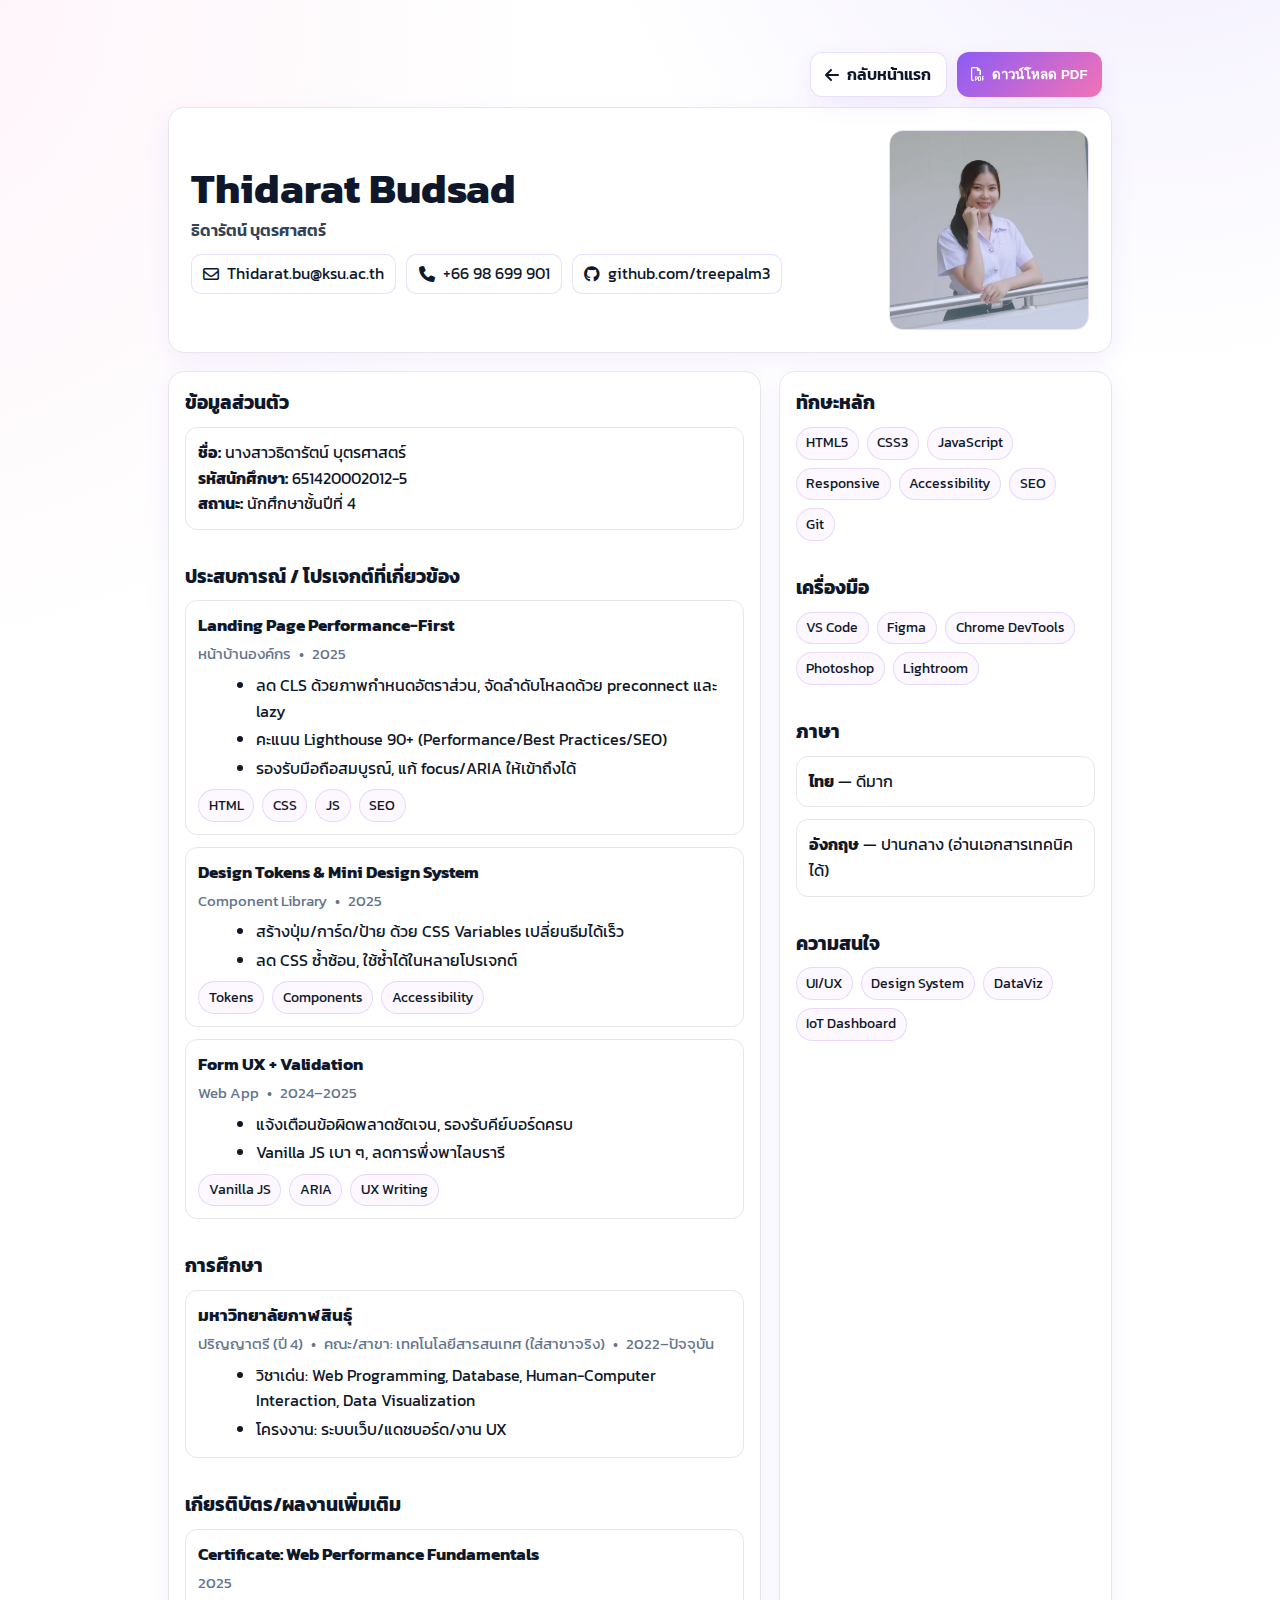
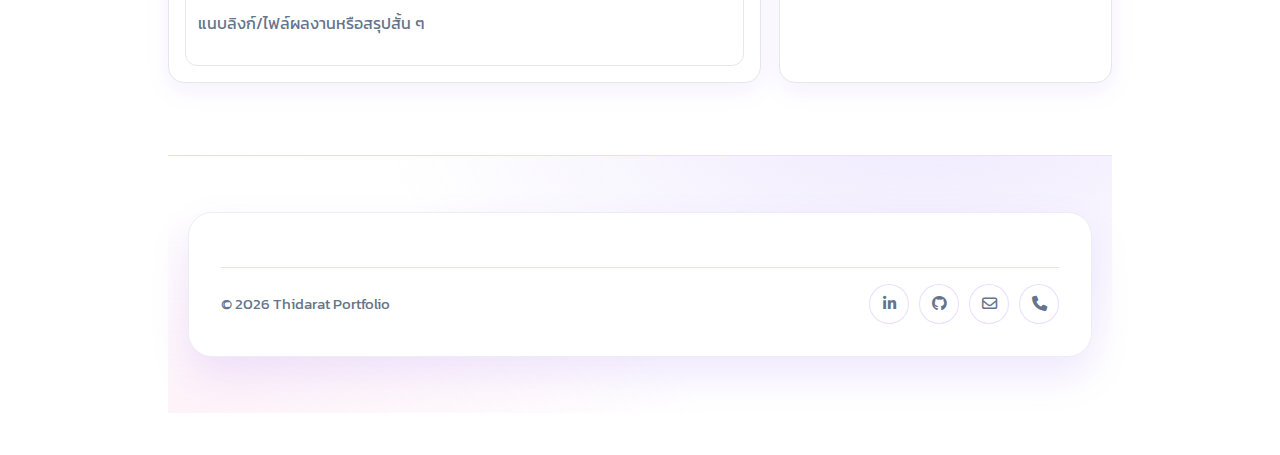
<file: company-a.html>
<!DOCTYPE html>
<html lang="th">
<head>
  <meta charset="utf-8" />
  <meta name="viewport" content="width=device-width, initial-scale=1" />
  <title>Resume – Thidarat Budsad</title>
  <meta name="description" content="เรซูเม่ของ ธิดารัตน์ บุตรศาสตร์ – Frontend • HTML/CSS/JS • UI/UX • Performance • SEO" />
  <link rel="preconnect" href="https://fonts.googleapis.com">
  <link rel="preconnect" href="https://fonts.gstatic.com" crossorigin>
  <link href="https://fonts.googleapis.com/css2?family=Kanit:wght@300;400;600;700&display=swap" rel="stylesheet">
  <link rel="stylesheet" href="https://cdnjs.cloudflare.com/ajax/libs/font-awesome/6.5.2/css/all.min.css" crossorigin="anonymous" referrerpolicy="no-referrer" />
  <style>
    :root{
      /* Pastel Purple–Pink */
      --bg:#ffffff; --bg-soft:#fdf7ff; --card:#ffffff;
      --text:#0f172a; --muted:#64748b;
      --brand:#a78bfa; --brand-2:#f9a8d4;
      --brand-strong-1:#8b5cf6; --brand-strong-2:#f472b6;
      --ring:rgba(124,58,237,.16);
      --shadow:0 8px 24px rgba(124,58,237,.08);
      --shadow-hover:0 14px 32px rgba(236,72,153,.16);
    }
    *{box-sizing:border-box}
    html{scroll-behavior:smooth}
    body{
      margin:0; font-family:'Kanit',system-ui,-apple-system,Segoe UI,Roboto,Ubuntu,"Helvetica Neue",Arial,sans-serif;
      color:var(--text);
      background:
        radial-gradient(60rem 60rem at 90% -10%, rgba(167,139,250,.16), transparent 60%),
        radial-gradient(70rem 70rem at -10% 0%, rgba(249,168,212,.14), transparent 60%),
        var(--bg);
      line-height:1.6;
    }
    a{color:inherit; text-decoration:none}
    img{max-width:100%; display:block}

    /* Layout */
    .page{max-width:980px; margin:24px auto; padding:18px; }
    .card{background:var(--card); border:1px solid #e5e7eb; border-radius:16px; box-shadow:var(--shadow)}
    .header{padding:22px; display:grid; gap:16px; align-items:center}
    @media(min-width:860px){ .header{grid-template-columns:1fr 200px} }

    .name{font-size:clamp(1.8rem,4vw,2.6rem); line-height:1.1; margin:0}
    .role{margin:6px 0 0; color:#344256; font-weight:600}
    .badges{display:flex; gap:8px; flex-wrap:wrap; margin-top:8px}
    .badge{padding:.35rem .7rem; border-radius:999px; border:1px solid var(--ring); background:#fff; font-size:.9rem}

    .avatar{border-radius:14px; overflow:hidden; border:1px solid var(--ring)}
    .avatar img{aspect-ratio:1/1; object-fit:cover}

    .contact{display:flex; flex-wrap:wrap; gap:10px; margin-top:10px}
    .contact a{display:inline-flex; align-items:center; gap:8px; padding:.4rem .7rem; border:1px solid var(--ring); border-radius:10px; background:#fff}

    /* Grid: main / aside */
    .grid{display:grid; gap:18px; margin-top:18px}
    @media(min-width:980px){ .grid{grid-template-columns:1.6fr .9fr} }

    section{padding:16px}
    section h2{margin:0 0 8px; font-size:1.2rem}
    .muted{color:var(--muted)}

    /* Lists / timeline */
    .list{display:grid; gap:12px}
    .item{padding:12px; border:1px solid #e5e7eb; border-radius:12px; background:#fff}
    .item h3{margin:0 0 2px; font-size:1.05rem}
    .sub{display:flex; gap:8px; flex-wrap:wrap; color:var(--muted); font-size:.95rem}
    .bullets{margin:.4rem 0 0 1.1rem}
    .bullets li{margin:.18rem 0}

    /* tokens / pills */
    .pills{display:flex; flex-wrap:wrap; gap:8px; margin-top:8px}
    .pill{padding:.28rem .6rem; border-radius:999px; border:1px solid var(--ring); background:#fdf7ff; font-size:.85rem}

    /* Buttons */
    .actions{position:sticky; top:10px; display:flex; gap:10px; justify-content:flex-end; padding:10px}
    .btn{
      display:inline-flex; align-items:center; gap:8px;
      padding:.55rem .9rem; border-radius:12px; border:1px solid var(--ring);
      background:#fff; cursor:pointer; font-weight:600; box-shadow:var(--shadow);
    }
    .btn.primary{background:linear-gradient(135deg,var(--brand-strong-1),var(--brand-strong-2)); color:#fff; border:none}

    /* === Contact + Footer (Unified) === */
.site-footer{
  margin-top:64px;
  background: linear-gradient(180deg, rgba(167,139,250,.08), rgba(249,168,212,.08));
  border-top:1px solid var(--ring);
  color:var(--text);
}
.footer-top{ padding:48px 0; }
.footer-grid{ display:grid; gap:20px; }
@media (min-width:900px){
  .footer-grid{ grid-template-columns:1.2fr 1fr 1fr; }
}
.footer-title{ margin:0 0 10px; font-size:clamp(1.2rem,2.5vw,1.6rem); font-weight:800; }
.footer-text{ color:var(--muted); margin:.2rem 0 1rem; }

.contact-chips{
  display:grid; gap:10px;
  grid-template-columns:1fr;
}
@media (min-width:600px){
  .contact-chips{ grid-template-columns:repeat(2,1fr); }
}
.contact-chip{
  display:flex; align-items:center; gap:10px;
  padding:12px 14px; border:1px solid #e5e7eb;
  border-radius:12px; background:#fff; box-shadow:var(--shadow);
  color:inherit; text-decoration:none;
}
.contact-chip:hover{ box-shadow:var(--shadow-hover); border-color:var(--brand); }

.footer-links, .footer-social{ display:flex; gap:10px; flex-wrap:wrap; }
.footer-links a{
  display:inline-block; padding:.45rem .75rem;
  border:1px solid var(--ring); border-radius:999px; background:#fff;
  color:inherit; text-decoration:none; box-shadow:var(--shadow);
}
.footer-links a:hover{ box-shadow:var(--shadow-hover); border-color:var(--brand); }

.social-btn{
  width:44px; height:44px; display:inline-flex; align-items:center; justify-content:center;
  border:1px solid var(--ring); border-radius:50%; background:#fff; box-shadow:var(--shadow);
  font-size:1.1rem; color:inherit; text-decoration:none;
}
.social-btn:hover{ box-shadow:var(--shadow-hover); border-color:var(--brand); }

.footer-bottom{
  border-top:1px solid var(--ring);
  padding:14px 0; color:var(--muted);
}
.footer-bottom .row{
  display:flex; align-items:center; justify-content:space-between; gap:10px; flex-wrap:wrap;
}
.footer-bottom .mini-links{ display:flex; gap:14px; flex-wrap:wrap; }
.footer-bottom .mini-links a{ color:var(--muted); text-decoration:none; }
.footer-bottom .mini-links a:hover{ color:var(--brand-strong-1); }

.to-top{
  display:inline-flex; align-items:center; gap:.4rem; text-decoration:none; font-weight:600;
  color:var(--brand-strong-1);
}
.to-top i{ transform:translateY(0); transition:transform .2s ease; }
.to-top:hover i{ transform:translateY(-2px); }

/* === Contact + Footer (minimal & pastel) === */
.contact-footer{
  margin-top:72px;
  background:
    radial-gradient(900px 380px at 80% -10%, rgba(167,139,250,.18), transparent 60%),
    radial-gradient(900px 380px at 0% 110%, rgba(249,168,212,.16), transparent 60%),
    var(--bg);
  border-top:1px solid var(--ring);
}
.c-wrap{max-width:980px; margin:0 auto; padding:56px 20px;}
.c-card{
  background:#fff;
  border:1px solid #eceef3;
  border-radius:24px;
  padding:32px;
  box-shadow:0 18px 40px rgba(124,58,237,.12);
}
.c-title{margin:0; font-weight:800; font-size:clamp(1.5rem,2.6vw,2rem);}
.c-sub{color:var(--muted); margin:.45rem 0 1.2rem;}

.c-actions{display:flex; gap:10px; flex-wrap:wrap; margin-bottom:10px;}
.btnx{
  display:inline-flex; align-items:center; gap:.55rem;
  padding:.75rem 1.05rem; border-radius:12px; font-weight:700;
  text-decoration:none; border:1px solid var(--ring); background:#fff; color:var(--text);
  transition:.2s transform, .2s box-shadow, .2s border-color;
}
.btnx.primary{
  border:none; color:#fff;
  background:linear-gradient(135deg,var(--brand-strong-1),var(--brand-strong-2));
}
.btnx:hover{transform:translateY(-1px); box-shadow:var(--shadow-hover); border-color:var(--brand);}

.c-links{display:flex; gap:8px; flex-wrap:wrap; margin-top:10px;}
.c-link{
  padding:.45rem .8rem; border-radius:999px; border:1px solid var(--ring);
  background:#fff; text-decoration:none; color:var(--text); font-size:.95rem;
}
.c-link:hover{box-shadow:var(--shadow-hover); border-color:var(--brand);}

.c-legal{
  margin-top:22px; padding-top:16px; border-top:1px solid var(--ring);
  display:flex; align-items:center; justify-content:space-between; gap:10px; flex-wrap:wrap;
  color:var(--muted); font-size:.95rem;
}
.c-social{display:flex; gap:10px;}
.iconbtn{
  width:40px; height:40px; display:inline-flex; align-items:center; justify-content:center;
  border-radius:50%; background:#fff; border:1px solid var(--ring);
  text-decoration:none; color:inherit;
  transition:.2s box-shadow, .2s border-color, .2s transform;
}

    /* Print (A4) */
    @page{ size:A4; margin:12mm }
    @media print{
      body{ background:#fff }
      .actions{ display:none !important }
      .page{ max-width:none; margin:0; padding:0 }
      .card{ box-shadow:none; border-color:#ddd }
      .btn, .contact a{ box-shadow:none }
      a[href^="http"]::after{ content:" (" attr(href) ")"; font-size:.85em; color:#555 }
    }
  </style>
  <!-- Schema.org (Person) -->
  <script type="application/ld+json">
  {
    "@context":"https://schema.org",
    "@type":"Person",
    "name":"Thidarat Budsad",
    "jobTitle":"Frontend Developer (Junior/Intern)",
    "email":"mailto:you@email.com",
    "url":"https://example.com",
    "alumniOf":{"@type":"CollegeOrUniversity","name":"มหาวิทยาลัยกาฬสินธุ์"},
    "sameAs":["https://github.com/yourname","https://www.linkedin.com/in/yourname/"]
  }
  </script>
</head>
<body>
  <div class="page">
    <!-- Sticky Actions -->
    <div class="actions">
      <a class="btn" href="index.html"><i class="fa-solid fa-arrow-left"></i> กลับหน้าแรก</a>
      <button class="btn primary" onclick="window.print()"><i class="fa-regular fa-file-pdf"></i> ดาวน์โหลด PDF</button>
    </div>

    <!-- Header -->
    <div class="card header">
      <div>
        <h1 class="name">Thidarat Budsad</h1>
        <div class="role">ธิดารัตน์ บุตรศาสตร์</div>
        <div class="contact">
          <a href="mailto:you@email.com"><i class="fa-regular fa-envelope"></i> Thidarat.bu@ksu.ac.th</a>
          <a href="tel:+6698699901"><i class="fa-solid fa-phone"></i> +66 98 699 901</a>
          <a href="https://github.com/treepalm3" target="_blank" rel="noopener"><i class="fa-brands fa-github"></i> github.com/treepalm3</a>
        </div>
      </div>
      <div class="avatar">
        <!-- เปลี่ยนเป็นรูปจริงได้ -->
        <img src="../images/p5.jpg" alt="Thidarat portrait">
      </div>
    </div>

    <!-- Body -->
    <div class="grid">
      <!-- Main -->
      <main class="card">
        <section>
          <h2>ข้อมูลส่วนตัว</h2>
          <div class="list">
            <div class="item">
              <strong>ชื่อ:</strong> นางสาวธิดารัตน์ บุตรศาสตร์<br/>
              <strong>รหัสนักศึกษา:</strong> 651420002012-5<br/>
              <strong>สถานะ:</strong> นักศึกษาชั้นปีที่ 4
            </div>
          </div>
        </section>

        <section>
          <h2>ประสบการณ์ / โปรเจกต์ที่เกี่ยวข้อง</h2>
          <div class="list">
            <div class="item">
              <h3>Landing Page Performance-First</h3>
              <div class="sub"><span>หน้าบ้านองค์กร</span> • <span>2025</span></div>
              <ul class="bullets">
                <li>ลด CLS ด้วยภาพกำหนดอัตราส่วน, จัดลำดับโหลดด้วย preconnect และ lazy</li>
                <li>คะแนน Lighthouse 90+ (Performance/Best Practices/SEO)</li>
                <li>รองรับมือถือสมบูรณ์, แก้ focus/ARIA ให้เข้าถึงได้</li>
              </ul>
              <div class="pills"><span class="pill">HTML</span><span class="pill">CSS</span><span class="pill">JS</span><span class="pill">SEO</span></div>
            </div>

            <div class="item">
              <h3>Design Tokens & Mini Design System</h3>
              <div class="sub"><span>Component Library</span> • <span>2025</span></div>
              <ul class="bullets">
                <li>สร้างปุ่ม/การ์ด/ป้าย ด้วย CSS Variables เปลี่ยนธีมได้เร็ว</li>
                <li>ลด CSS ซ้ำซ้อน, ใช้ซ้ำได้ในหลายโปรเจกต์</li>
              </ul>
              <div class="pills"><span class="pill">Tokens</span><span class="pill">Components</span><span class="pill">Accessibility</span></div>
            </div>

            <div class="item">
              <h3>Form UX + Validation</h3>
              <div class="sub"><span>Web App</span> • <span>2024–2025</span></div>
              <ul class="bullets">
                <li>แจ้งเตือนข้อผิดพลาดชัดเจน, รองรับคีย์บอร์ดครบ</li>
                <li>Vanilla JS เบา ๆ, ลดการพึ่งพาไลบรารี</li>
              </ul>
              <div class="pills"><span class="pill">Vanilla JS</span><span class="pill">ARIA</span><span class="pill">UX Writing</span></div>
            </div>
          </div>
        </section>

        <section>
          <h2>การศึกษา</h2>
          <div class="list">
            <div class="item">
              <h3>มหาวิทยาลัยกาฬสินธุ์</h3>
              <div class="sub"><span>ปริญญาตรี (ปี 4)</span> • <span>คณะ/สาขา: เทคโนโลยีสารสนเทศ (ใส่สาขาจริง)</span> • <span>2022–ปัจจุบัน</span></div>
              <ul class="bullets">
                <li>วิชาเด่น: Web Programming, Database, Human-Computer Interaction, Data Visualization</li>
                <li>โครงงาน: ระบบเว็บ/แดชบอร์ด/งาน UX</li>
              </ul>
            </div>
          </div>
        </section>

        <section>
          <h2>เกียรติบัตร/ผลงานเพิ่มเติม</h2>
          <div class="list">
            <div class="item">
              <h3>Certificate: Web Performance Fundamentals</h3>
              <div class="sub"><span>2025</span></div>
              <p class="muted">แนบลิงก์/ไฟล์ผลงานหรือสรุปสั้น ๆ</p>
            </div>
          </div>
        </section>
      </main>

      <!-- Aside -->
      <aside class="card">
        <section>
          <h2>ทักษะหลัก</h2>
          <div class="pills">
            <span class="pill">HTML5</span><span class="pill">CSS3</span><span class="pill">JavaScript</span>
            <span class="pill">Responsive</span><span class="pill">Accessibility</span>
            <span class="pill">SEO</span><span class="pill">Git</span>
          </div>
        </section>

        <section>
          <h2>เครื่องมือ</h2>
          <div class="pills">
            <span class="pill">VS Code</span><span class="pill">Figma</span><span class="pill">Chrome DevTools</span>
            <span class="pill">Photoshop</span><span class="pill">Lightroom</span>
          </div>
        </section>

        <section>
          <h2>ภาษา</h2>
          <div class="list">
            <div class="item"><strong>ไทย</strong> — ดีมาก</div>
            <div class="item"><strong>อังกฤษ</strong> — ปานกลาง (อ่านเอกสารเทคนิคได้)</div>
          </div>
        </section>

        <section>
          <h2>ความสนใจ</h2>
          <div class="pills">
            <span class="pill">UI/UX</span><span class="pill">Design System</span>
            <span class="pill">DataViz</span><span class="pill">IoT Dashboard</span>
          </div>
        </section>
      </aside>
    </div>

    <!-- Footer -->
    <footer id="contact" class="contact-footer">
      <div class="c-wrap">
        <div class="c-card">
          <div class="c-legal">
            <div>© <span id="y"></span> Thidarat Portfolio</div>
            <div class="c-social">
              <a class="iconbtn" href="https://www.linkedin.com" target="_blank" rel="noopener" aria-label="LinkedIn">
                <i class="fa-brands fa-linkedin-in"></i>
              </a>
              <a class="iconbtn" href="https://github.com/treepalm3" target="_blank" rel="noopener" aria-label="GitHub">
                <i class="fa-brands fa-github"></i>
              </a>
              <a class="iconbtn" href="mailto:Thidarat.bu@ksu.ac.th" aria-label="Email">
                <i class="fa-regular fa-envelope"></i>
              </a>
              <a class="iconbtn" href="tel:+6698699901" aria-label="Phone">
                <i class="fa-solid fa-phone"></i>
              </a>
            </div>
          </div>
        </div>
      </div>
    </footer>

  <script>
    document.getElementById('y').textContent = new Date().getFullYear();
    const d = new Date();
    document.getElementById('updated').textContent =
      d.toLocaleDateString('th-TH',{year:'numeric',month:'long',day:'numeric'});
  </script>
</body>
</html>
</file>
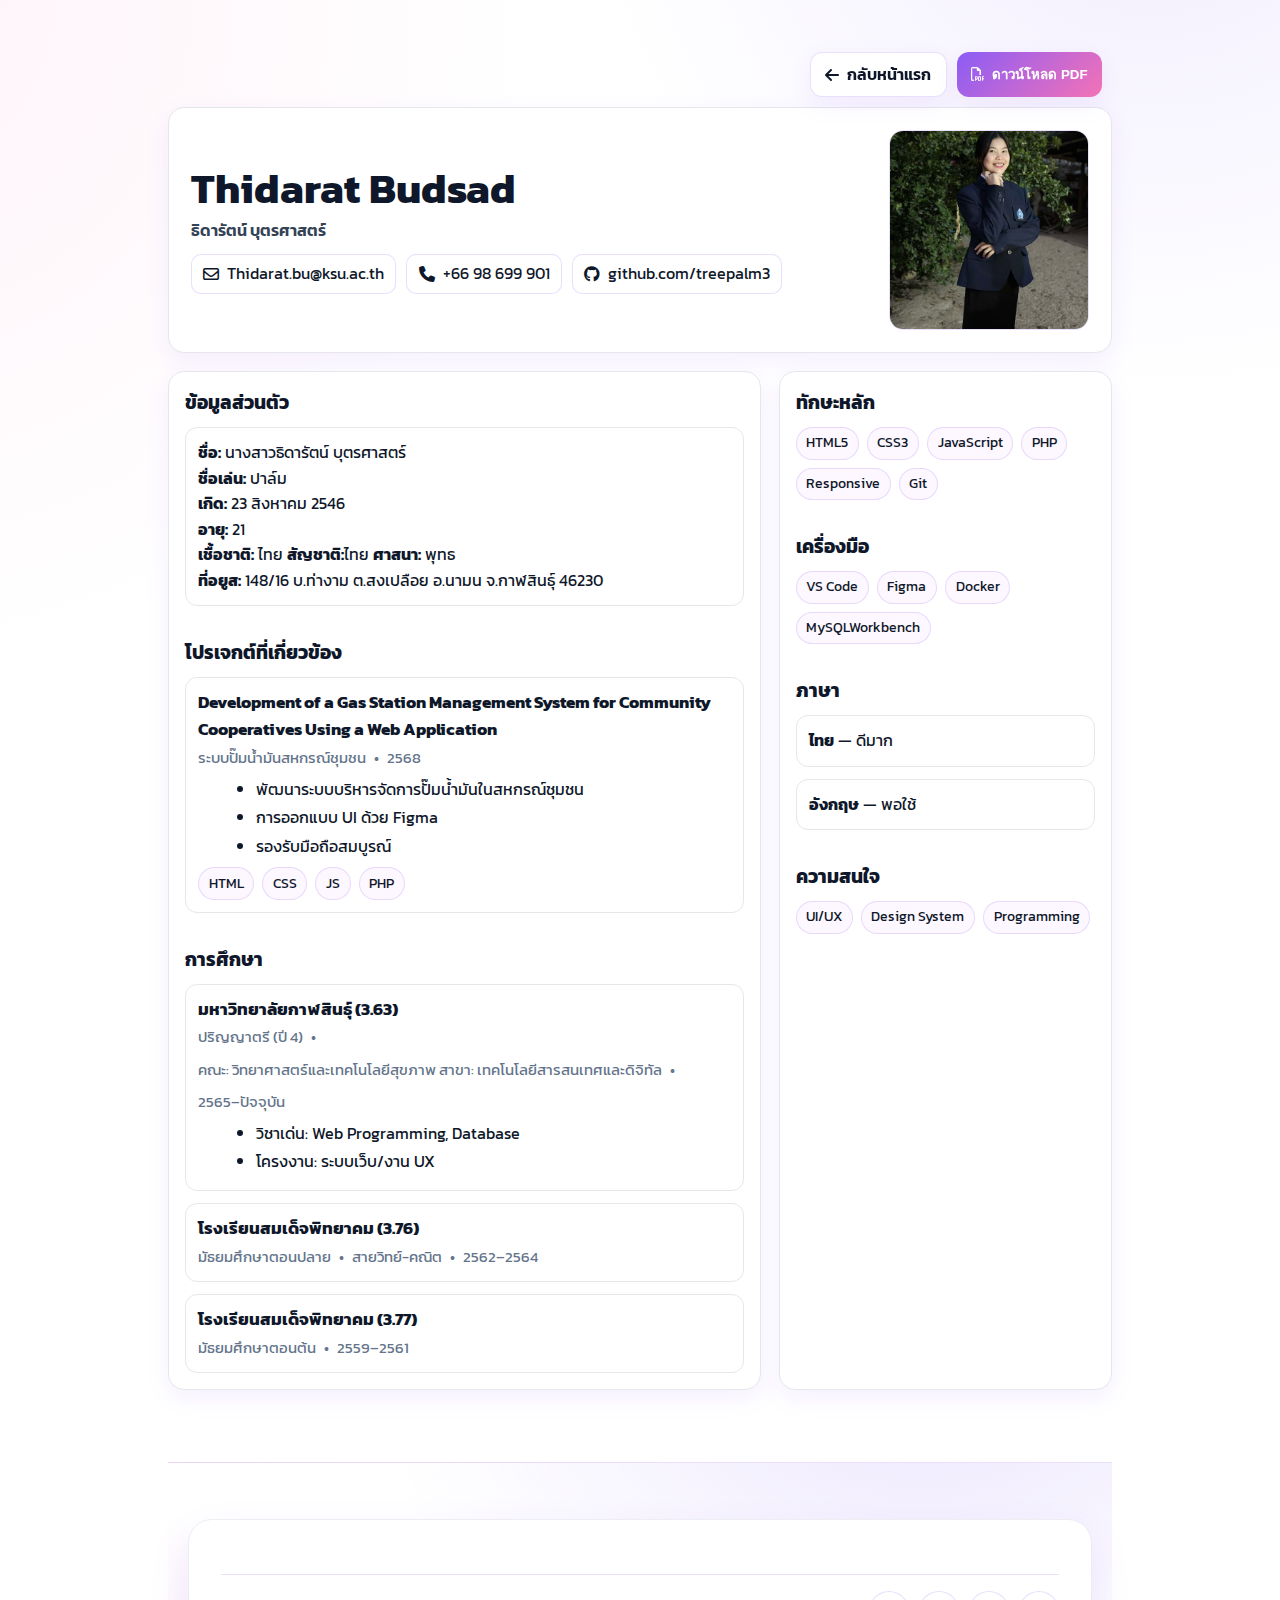
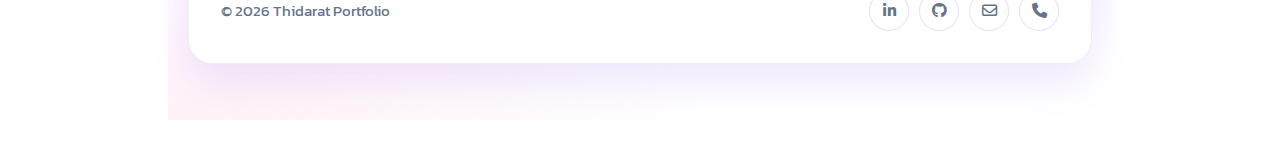
<file: company-b.html>
<!DOCTYPE html>
<html lang="th">
<head>
  <meta charset="utf-8" />
  <meta name="viewport" content="width=device-width, initial-scale=1" />
  <title>Resume – Thidarat Budsad</title>
  <meta name="description" content="เรซูเม่ของ ธิดารัตน์ บุตรศาสตร์ – Frontend • HTML/CSS/JS • UI/UX • Performance • SEO" />
  <link rel="preconnect" href="https://fonts.googleapis.com">
  <link rel="preconnect" href="https://fonts.gstatic.com" crossorigin>
  <link href="https://fonts.googleapis.com/css2?family=Kanit:wght@300;400;600;700&display=swap" rel="stylesheet">
  <link rel="stylesheet" href="https://cdnjs.cloudflare.com/ajax/libs/font-awesome/6.5.2/css/all.min.css" crossorigin="anonymous" referrerpolicy="no-referrer" />
  <style>
    :root{
      /* Pastel Purple–Pink */
      --bg:#ffffff; --bg-soft:#fdf7ff; --card:#ffffff;
      --text:#0f172a; --muted:#64748b;
      --brand:#a78bfa; --brand-2:#f9a8d4;
      --brand-strong-1:#8b5cf6; --brand-strong-2:#f472b6;
      --ring:rgba(124,58,237,.16);
      --shadow:0 8px 24px rgba(124,58,237,.08);
      --shadow-hover:0 14px 32px rgba(236,72,153,.16);
    }
    *{box-sizing:border-box}
    html{scroll-behavior:smooth}
    body{
      margin:0; font-family:'Kanit',system-ui,-apple-system,Segoe UI,Roboto,Ubuntu,"Helvetica Neue",Arial,sans-serif;
      color:var(--text);
      background:
        radial-gradient(60rem 60rem at 90% -10%, rgba(167,139,250,.16), transparent 60%),
        radial-gradient(70rem 70rem at -10% 0%, rgba(249,168,212,.14), transparent 60%),
        var(--bg);
      line-height:1.6;
    }
    a{color:inherit; text-decoration:none}
    img{max-width:100%; display:block}

    /* Layout */
    .page{max-width:980px; margin:24px auto; padding:18px; }
    .card{background:var(--card); border:1px solid #e5e7eb; border-radius:16px; box-shadow:var(--shadow)}
    .header{padding:22px; display:grid; gap:16px; align-items:center}
    @media(min-width:860px){ .header{grid-template-columns:1fr 200px} }

    .name{font-size:clamp(1.8rem,4vw,2.6rem); line-height:1.1; margin:0}
    .role{margin:6px 0 0; color:#344256; font-weight:600}
    .badges{display:flex; gap:8px; flex-wrap:wrap; margin-top:8px}
    .badge{padding:.35rem .7rem; border-radius:999px; border:1px solid var(--ring); background:#fff; font-size:.9rem}

    .avatar{border-radius:14px; overflow:hidden; border:1px solid var(--ring)}
    .avatar img{aspect-ratio:1/1; object-fit:cover}

    .contact{display:flex; flex-wrap:wrap; gap:10px; margin-top:10px}
    .contact a{display:inline-flex; align-items:center; gap:8px; padding:.4rem .7rem; border:1px solid var(--ring); border-radius:10px; background:#fff}

    /* Grid: main / aside */
    .grid{display:grid; gap:18px; margin-top:18px}
    @media(min-width:980px){ .grid{grid-template-columns:1.6fr .9fr} }

    section{padding:16px}
    section h2{margin:0 0 8px; font-size:1.2rem}
    .muted{color:var(--muted)}

    /* Lists / timeline */
    .list{display:grid; gap:12px}
    .item{padding:12px; border:1px solid #e5e7eb; border-radius:12px; background:#fff}
    .item h3{margin:0 0 2px; font-size:1.05rem}
    .sub{display:flex; gap:8px; flex-wrap:wrap; color:var(--muted); font-size:.95rem}
    .bullets{margin:.4rem 0 0 1.1rem}
    .bullets li{margin:.18rem 0}

    /* tokens / pills */
    .pills{display:flex; flex-wrap:wrap; gap:8px; margin-top:8px}
    .pill{padding:.28rem .6rem; border-radius:999px; border:1px solid var(--ring); background:#fdf7ff; font-size:.85rem}

    /* Buttons */
    .actions{position:sticky; top:10px; display:flex; gap:10px; justify-content:flex-end; padding:10px}
    .btn{
      display:inline-flex; align-items:center; gap:8px;
      padding:.55rem .9rem; border-radius:12px; border:1px solid var(--ring);
      background:#fff; cursor:pointer; font-weight:600; box-shadow:var(--shadow);
    }
    .btn.primary{background:linear-gradient(135deg,var(--brand-strong-1),var(--brand-strong-2)); color:#fff; border:none}

    /* === Contact + Footer (Unified) === */
.site-footer{
  margin-top:64px;
  background: linear-gradient(180deg, rgba(167,139,250,.08), rgba(249,168,212,.08));
  border-top:1px solid var(--ring);
  color:var(--text);
}
.footer-top{ padding:48px 0; }
.footer-grid{ display:grid; gap:20px; }
@media (min-width:900px){
  .footer-grid{ grid-template-columns:1.2fr 1fr 1fr; }
}
.footer-title{ margin:0 0 10px; font-size:clamp(1.2rem,2.5vw,1.6rem); font-weight:800; }
.footer-text{ color:var(--muted); margin:.2rem 0 1rem; }

.contact-chips{
  display:grid; gap:10px;
  grid-template-columns:1fr;
}
@media (min-width:600px){
  .contact-chips{ grid-template-columns:repeat(2,1fr); }
}
.contact-chip{
  display:flex; align-items:center; gap:10px;
  padding:12px 14px; border:1px solid #e5e7eb;
  border-radius:12px; background:#fff; box-shadow:var(--shadow);
  color:inherit; text-decoration:none;
}
.contact-chip:hover{ box-shadow:var(--shadow-hover); border-color:var(--brand); }

.footer-links, .footer-social{ display:flex; gap:10px; flex-wrap:wrap; }
.footer-links a{
  display:inline-block; padding:.45rem .75rem;
  border:1px solid var(--ring); border-radius:999px; background:#fff;
  color:inherit; text-decoration:none; box-shadow:var(--shadow);
}
.footer-links a:hover{ box-shadow:var(--shadow-hover); border-color:var(--brand); }

.social-btn{
  width:44px; height:44px; display:inline-flex; align-items:center; justify-content:center;
  border:1px solid var(--ring); border-radius:50%; background:#fff; box-shadow:var(--shadow);
  font-size:1.1rem; color:inherit; text-decoration:none;
}
.social-btn:hover{ box-shadow:var(--shadow-hover); border-color:var(--brand); }

.footer-bottom{
  border-top:1px solid var(--ring);
  padding:14px 0; color:var(--muted);
}
.footer-bottom .row{
  display:flex; align-items:center; justify-content:space-between; gap:10px; flex-wrap:wrap;
}
.footer-bottom .mini-links{ display:flex; gap:14px; flex-wrap:wrap; }
.footer-bottom .mini-links a{ color:var(--muted); text-decoration:none; }
.footer-bottom .mini-links a:hover{ color:var(--brand-strong-1); }

.to-top{
  display:inline-flex; align-items:center; gap:.4rem; text-decoration:none; font-weight:600;
  color:var(--brand-strong-1);
}
.to-top i{ transform:translateY(0); transition:transform .2s ease; }
.to-top:hover i{ transform:translateY(-2px); }

/* === Contact + Footer (minimal & pastel) === */
.contact-footer{
  margin-top:72px;
  background:
    radial-gradient(900px 380px at 80% -10%, rgba(167,139,250,.18), transparent 60%),
    radial-gradient(900px 380px at 0% 110%, rgba(249,168,212,.16), transparent 60%),
    var(--bg);
  border-top:1px solid var(--ring);
}
.c-wrap{max-width:980px; margin:0 auto; padding:56px 20px;}
.c-card{
  background:#fff;
  border:1px solid #eceef3;
  border-radius:24px;
  padding:32px;
  box-shadow:0 18px 40px rgba(124,58,237,.12);
}
.c-title{margin:0; font-weight:800; font-size:clamp(1.5rem,2.6vw,2rem);}
.c-sub{color:var(--muted); margin:.45rem 0 1.2rem;}

.c-actions{display:flex; gap:10px; flex-wrap:wrap; margin-bottom:10px;}
.btnx{
  display:inline-flex; align-items:center; gap:.55rem;
  padding:.75rem 1.05rem; border-radius:12px; font-weight:700;
  text-decoration:none; border:1px solid var(--ring); background:#fff; color:var(--text);
  transition:.2s transform, .2s box-shadow, .2s border-color;
}
.btnx.primary{
  border:none; color:#fff;
  background:linear-gradient(135deg,var(--brand-strong-1),var(--brand-strong-2));
}
.btnx:hover{transform:translateY(-1px); box-shadow:var(--shadow-hover); border-color:var(--brand);}

.c-links{display:flex; gap:8px; flex-wrap:wrap; margin-top:10px;}
.c-link{
  padding:.45rem .8rem; border-radius:999px; border:1px solid var(--ring);
  background:#fff; text-decoration:none; color:var(--text); font-size:.95rem;
}
.c-link:hover{box-shadow:var(--shadow-hover); border-color:var(--brand);}

.c-legal{
  margin-top:22px; padding-top:16px; border-top:1px solid var(--ring);
  display:flex; align-items:center; justify-content:space-between; gap:10px; flex-wrap:wrap;
  color:var(--muted); font-size:.95rem;
}
.c-social{display:flex; gap:10px;}
.iconbtn{
  width:40px; height:40px; display:inline-flex; align-items:center; justify-content:center;
  border-radius:50%; background:#fff; border:1px solid var(--ring);
  text-decoration:none; color:inherit;
  transition:.2s box-shadow, .2s border-color, .2s transform;
}

    /* Print (A4) */
    @page{ size:A4; margin:12mm }
    @media print{
      body{ background:#fff }
      .actions{ display:none !important }
      .page{ max-width:none; margin:0; padding:0 }
      .card{ box-shadow:none; border-color:#ddd }
      .btn, .contact a{ box-shadow:none }
      a[href^="http"]::after{ content:" (" attr(href) ")"; font-size:.85em; color:#555 }
    }
  </style>
  <!-- Schema.org (Person) -->
  <script type="application/ld+json">
  {
    "@context":"https://schema.org",
    "@type":"Person",
    "name":"Thidarat Budsad",
    "jobTitle":"Frontend Developer (Junior/Intern)",
    "email":"mailto:you@email.com",
    "url":"https://example.com",
    "alumniOf":{"@type":"CollegeOrUniversity","name":"มหาวิทยาลัยกาฬสินธุ์"},
    "sameAs":["https://github.com/yourname","https://www.linkedin.com/in/yourname/"]
  }
  </script>
</head>
<body>
  <div class="page">
    <!-- Sticky Actions -->
    <div class="actions">
      <a class="btn" href="index.html"><i class="fa-solid fa-arrow-left"></i> กลับหน้าแรก</a>
      <button class="btn primary" onclick="window.print()"><i class="fa-regular fa-file-pdf"></i> ดาวน์โหลด PDF</button>
    </div>

    <!-- Header -->
    <div class="card header">
      <div>
        <h1 class="name">Thidarat Budsad</h1>
        <div class="role">ธิดารัตน์ บุตรศาสตร์</div>
        <div class="contact">
          <a href="mailto:you@email.com"><i class="fa-regular fa-envelope"></i> Thidarat.bu@ksu.ac.th</a>
          <a href="tel:+6698699901"><i class="fa-solid fa-phone"></i> +66 98 699 901</a>
          <a href="https://github.com/treepalm3" target="_blank" rel="noopener"><i class="fa-brands fa-github"></i> github.com/treepalm3</a>
        </div>
      </div>
      <div class="avatar">
        <!-- เปลี่ยนเป็นรูปจริงได้ -->
        <img src="../images/p3.jpg" alt="Thidarat portrait">
      </div>
    </div>

    <!-- Body -->
    <div class="grid">
      <!-- Main -->
      <main class="card">
        <section>
          <h2>ข้อมูลส่วนตัว</h2>
          <div class="list">
            <div class="item">
              <strong>ชื่อ:</strong> นางสาวธิดารัตน์ บุตรศาสตร์<br/>
              <strong>ชื่อเล่น:</strong> ปาล์ม<br/>
              <strong>เกิด:</strong> 23 สิงหาคม 2546<br/>
              <strong>อายุ:</strong> 21<br/>
              <strong>เชื้อชาติ:</strong> ไทย <strong>สัญชาติ:</strong>ไทย <strong>ศาสนา:</strong> พุทธ<br/>
              <strong>ที่อยูส:</strong> 148/16 บ.ท่างาม ต.สงเปลือย อ.นามน จ.กาฬสินธุ์ 46230
            </div>
          </div>
        </section>

        <section>
          <h2>โปรเจกต์ที่เกี่ยวข้อง</h2>
          <div class="list">
            <div class="item">
              <h3>Development of a Gas Station Management System for Community Cooperatives Using a Web Application</h3>
              <div class="sub"><span>ระบบปั๊มน้ำมันสหกรณ์ชุมชน</span> • <span>2568</span></div>
              <ul class="bullets">
                <li>พัฒนาระบบบริหารจัดการปั๊มน้ำมันในสหกรณ์ชุมชน</li>
                <li>การออกแบบ UI ด้วย Figma</li>
                <li>รองรับมือถือสมบูรณ์</li>
              </ul>
              <div class="pills"><span class="pill">HTML</span><span class="pill">CSS</span><span class="pill">JS</span><span class="pill">PHP</span></div>
            </div>          
          </div>
        </section>

        <section>
          <h2>การศึกษา</h2>
          <div class="list">
            <div class="item">
              <h3>มหาวิทยาลัยกาฬสินธุ์     (3.63)</h3>
              <div class="sub"><span>ปริญญาตรี (ปี 4)</span> • <span>คณะ: วิทยาศาสตร์และเทคโนโลยีสุขภาพ สาขา: เทคโนโลยีสารสนเทศและดิจิทัล </span> • <span>2565–ปัจจุบัน</span></div>
              <ul class="bullets">
                <li>วิชาเด่น: Web Programming, Database</li>
                <li>โครงงาน: ระบบเว็บ/งาน UX</li>
              </ul>
            </div>
            <div class="item">
              <h3>โรงเรียนสมเด็จพิทยาคม     (3.76)</h3>
              <div class="sub"><span>มัธยมศึกษาตอนปลาย</span> • <span>สายวิทย์-คณิต </span> • <span>2562–2564</span></div>           
            </div>
            <div class="item">
              <h3>โรงเรียนสมเด็จพิทยาคม     (3.77)</h3>
              <div class="sub"><span>มัธยมศึกษาตอนต้น</span> • <span>2559–2561</span></div>           
            </div>
          </div>
        </section>

        <!-- <section>
          <h2>เกียรติบัตร/ผลงานเพิ่มเติม</h2>
          <div class="list">
            <div class="item">
              <h3>Certificate: Web Performance Fundamentals</h3>
              <div class="sub"><span>2025</span></div>
              <p class="muted">แนบลิงก์/ไฟล์ผลงานหรือสรุปสั้น ๆ</p>
            </div>
          </div>
        </section> -->
      </main>

      <!-- Aside -->
      <aside class="card">
        <section>
          <h2>ทักษะหลัก</h2>
          <div class="pills">
            <span class="pill">HTML5</span><span class="pill">CSS3</span><span class="pill">JavaScript</span>
            <span class="pill">PHP</span><span class="pill">Responsive</span>
            <span class="pill">Git</span>
          </div>
        </section>

        <section>
          <h2>เครื่องมือ</h2>
          <div class="pills">
            <span class="pill">VS Code</span><span class="pill">Figma</span><span class="pill">Docker</span>
            <span class="pill">MySQLWorkbench</span>
          </div>
        </section>

        <section>
          <h2>ภาษา</h2>
          <div class="list">
            <div class="item"><strong>ไทย</strong> — ดีมาก</div>
            <div class="item"><strong>อังกฤษ</strong> — พอใช้ </div>
          </div>
        </section>

        <section>
          <h2>ความสนใจ</h2>
          <div class="pills">
            <span class="pill">UI/UX</span><span class="pill">Design System</span>
            <span class="pill">Programming</span>
          </div>
        </section>
      </aside>
    </div>

    <!-- Footer -->
    <footer id="contact" class="contact-footer">
      <div class="c-wrap">
        <div class="c-card">
          <div class="c-legal">
            <div>© <span id="y"></span> Thidarat Portfolio</div>
            <div class="c-social">
              <a class="iconbtn" href="https://www.linkedin.com" target="_blank" rel="noopener" aria-label="LinkedIn">
                <i class="fa-brands fa-linkedin-in"></i>
              </a>
              <a class="iconbtn" href="https://github.com/treepalm3" target="_blank" rel="noopener" aria-label="GitHub">
                <i class="fa-brands fa-github"></i>
              </a>
              <a class="iconbtn" href="mailto:Thidarat.bu@ksu.ac.th" aria-label="Email">
                <i class="fa-regular fa-envelope"></i>
              </a>
              <a class="iconbtn" href="tel:+6698699901" aria-label="Phone">
                <i class="fa-solid fa-phone"></i>
              </a>
            </div>
          </div>
        </div>
      </div>
    </footer>

  <script>
    document.getElementById('y').textContent = new Date().getFullYear();
    const d = new Date();
    document.getElementById('updated').textContent =
      d.toLocaleDateString('th-TH',{year:'numeric',month:'long',day:'numeric'});
  </script>
</body>
</html>
</file>
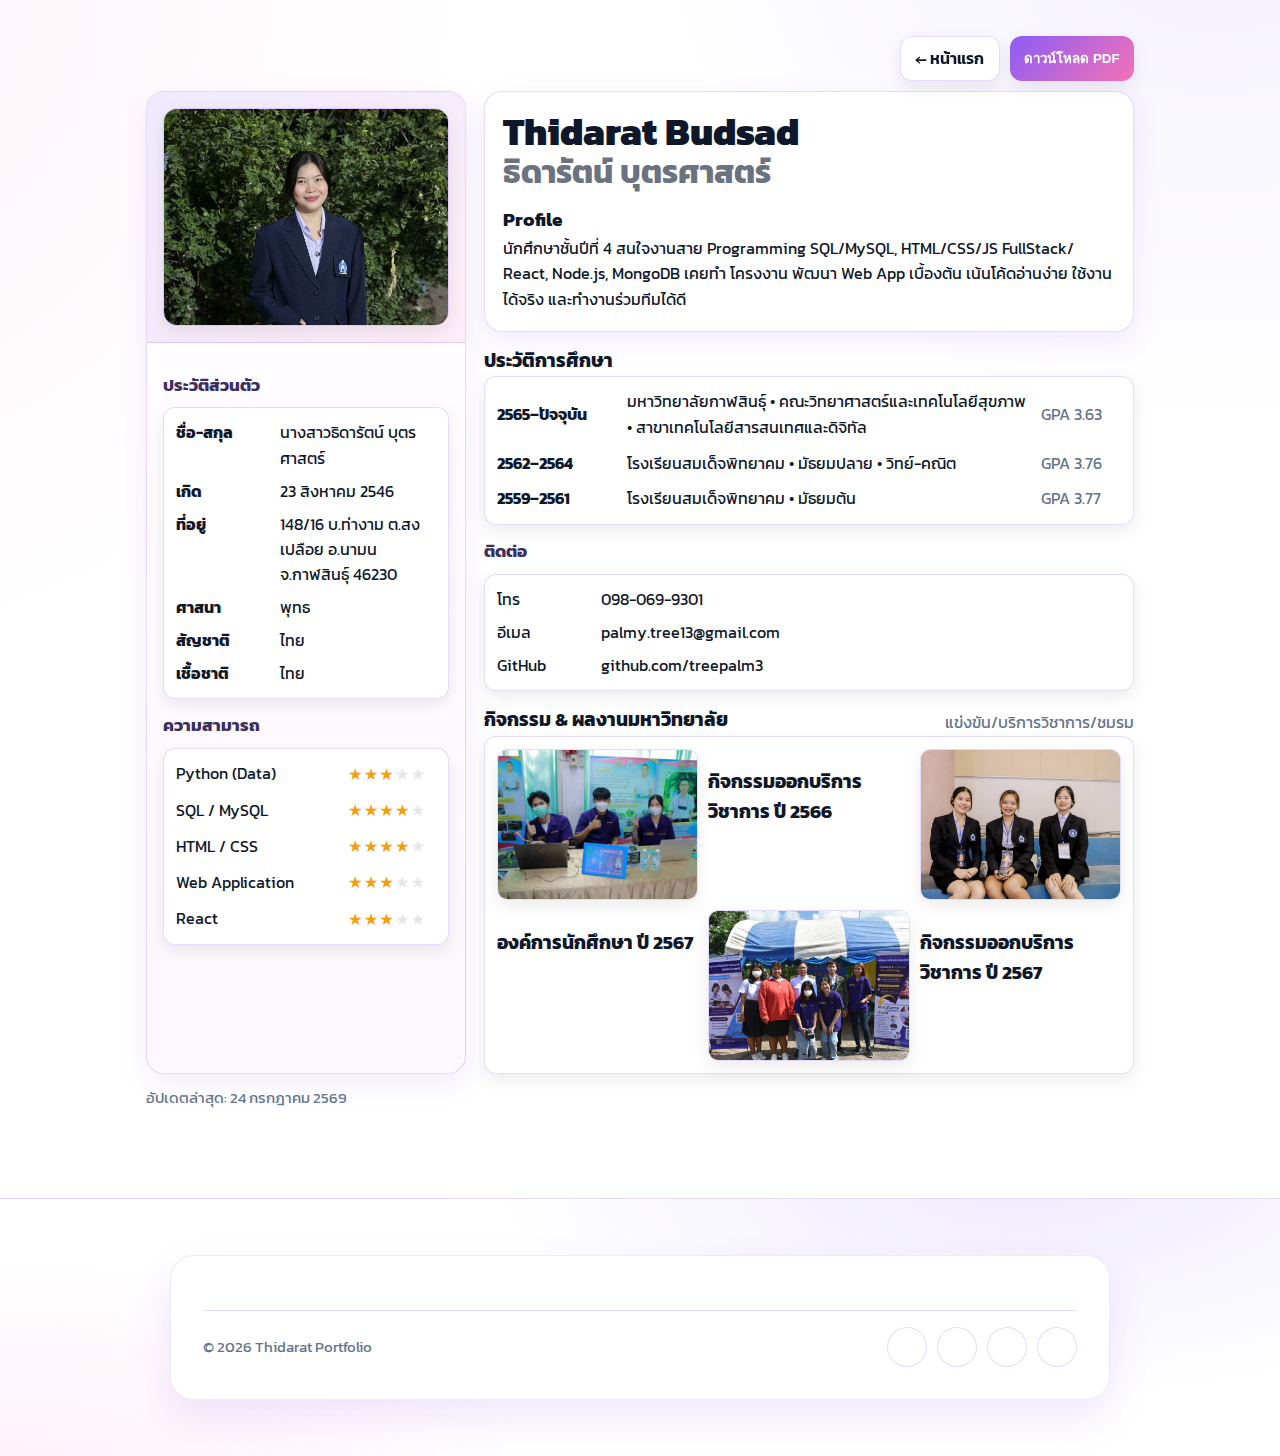
<file: company-c.html>
<!DOCTYPE html>
<html lang="th">
<head>
  <meta charset="utf-8" />
  <meta name="viewport" content="width=device-width, initial-scale=1" />
  <title>Resume – Company C (Data / Dashboard / AI) | Thidarat Budsad</title>
  <meta name="description" content="เรซูเม่ฉบับคัดสำหรับ Company C: Data / Dashboard / AI — ทักษะ Python, SQL, DataViz, Web Application, IoT Dashboard" />
  <link rel="preconnect" href="https://fonts.googleapis.com">
  <link rel="preconnect" href="https://fonts.gstatic.com" crossorigin>
  <link href="https://fonts.googleapis.com/css2?family=Kanit:wght@300;400;600;700&display=swap" rel="stylesheet">

  <style>
    :root{
      /* Pastel Purple–Pink */
      --bg:#ffffff; --bg-soft:#fdf7ff; --panel:#ffffff;
      --text:#0f172a; --muted:#64748b;
      --brand:#a78bfa; --brand-2:#f9a8d4;
      --brand-strong-1:#8b5cf6; --brand-strong-2:#f472b6;
      --ring:rgba(124,58,237,.18);
      --shadow:0 10px 28px rgba(124,58,237,.10);
      --shadow-soft:0 6px 18px rgba(2,6,23,.08);
      --star:#f59e0b;
    }

    *{box-sizing:border-box}
    html{scroll-behavior:smooth}
    body{
      margin:0; font-family:'Kanit',system-ui,-apple-system,Segoe UI,Roboto,Ubuntu,"Helvetica Neue",Arial,sans-serif;
      color:var(--text);
      background:
        radial-gradient(60rem 60rem at 95% -10%, rgba(167,139,250,.14), transparent 60%),
        radial-gradient(70rem 70rem at -15% 0%, rgba(249,168,212,.12), transparent 60%),
        var(--bg);
      line-height:1.6;
    }
    img{max-width:100%; display:block}
    a{color:inherit; text-decoration:none}

    .page{max-width:1020px; margin:20px auto; padding:16px}
    .actions{position:sticky; top:10px; display:flex; gap:10px; justify-content:flex-end; margin-bottom:10px}
    .btn{
      display:inline-flex; align-items:center; gap:8px; cursor:pointer;
      padding:.55rem .9rem; border-radius:12px; border:1px solid var(--ring);
      background:#fff; box-shadow:var(--shadow-soft); font-weight:600;
    }
    .btn.primary{
      background:linear-gradient(135deg,var(--brand-strong-1),var(--brand-strong-2));
      color:#fff; border:none;
    }

    /* Resume layout */
    .resume{
      display:grid; gap:18px;
      grid-template-columns: 320px 1fr;
    }
    @media(max-width:900px){
      .resume{ grid-template-columns: 1fr; }
    }
    .left{
      background:linear-gradient(180deg,#fff,var(--bg-soft));
      border:1px solid var(--ring); border-radius:18px; overflow:hidden;
      box-shadow:var(--shadow);
    }
    .left .photo{
      padding:16px;
      background:linear-gradient(135deg,rgba(167,139,250,.18),rgba(249,168,212,.18));
      border-bottom:1px solid var(--ring);
    }
    .left .photo .frame{
      border-radius:14px; overflow:hidden; border:1px solid var(--ring); box-shadow:var(--shadow-soft)
    }
    .left .pad{ padding:16px 16px 20px }

    .section-title{
      margin:0 0 8px; font-size:1.05rem; font-weight:700; color:#3b2f60;
    }
    .block{ margin-top:14px }
    .card{
      background:#fff; border:1px solid var(--ring); border-radius:12px;
      padding:12px; box-shadow:var(--shadow-soft)
    }
    .info-list{display:grid; gap:8px}
    .info{display:grid; grid-template-columns:96px 1fr; gap:8px; font-size:.98rem}
    .pill{display:inline-block; padding:.25rem .55rem; border-radius:999px; border:1px solid var(--ring); background:#fff; font-size:.88rem}

    .namebox{
      background:#fff; border:1px solid var(--ring); border-radius:18px; padding:18px;
      box-shadow:var(--shadow);
    }
    .name{margin:0; font-size:clamp(1.8rem,4vw,2.4rem); line-height:1.15; font-weight:800}
    .name small{display:block; color:#6b7280; font-weight:700}
    .role{margin:6px 0 0; font-weight:600; color:#3b2f60}
    .contact-row{display:flex; flex-wrap:wrap; gap:10px; margin-top:10px}
    .chip{
      display:inline-flex; align-items:center; gap:8px; padding:.45rem .7rem;
      border:1px solid var(--ring); border-radius:10px; background:#fff; box-shadow:var(--shadow-soft); font-size:.95rem
    }

    .right .sec{margin-top:14px}
    .sec .hdr{display:flex; align-items:end; justify-content:space-between}
    .sec .hdr h2{margin:0; font-size:1.2rem}
    .muted{color:var(--muted)}

    /* Skills with stars */
    .skills{display:grid; gap:10px}
    .skill{display:grid; grid-template-columns:160px 1fr; gap:12px; align-items:center}
    .stars{font-size:1.02rem; letter-spacing:1px}
    .stars .on{color:var(--star)}
    .stars .off{color:#e5e7eb}

    /* Education */
    .edu{display:grid; gap:10px}
    .edu .row{display:grid; grid-template-columns:120px 1fr 80px; gap:10px; align-items:center}
    @media(max-width:520px){ .edu .row{grid-template-columns:1fr; align-items:start} }

    /* Activities gallery */
    .gallery{display:grid; grid-template-columns:repeat(3,1fr); gap:10px}
    @media(max-width:760px){ .gallery{grid-template-columns:repeat(2,1fr)} }
    .gallery img{aspect-ratio:4/3; object-fit:cover; border-radius:10px; border:1px solid var(--ring); box-shadow:var(--shadow-soft)}

    /* Print A4 */
    @page{ size:A4; margin:12mm }
    @media print{
      body{ background:#fff }
      .actions{ display:none !important }
      .page{ margin:0; padding:0; }
      .resume{ gap:12px; grid-template-columns: 280px 1fr; }
      .left{ box-shadow:none }
      .namebox{ box-shadow:none }
      .card{ box-shadow:none }
      a[href^="http"]::after{ content:" (" attr(href) ")"; font-size:.85em; color:#555 }
    }

    /* === Contact + Footer (Unified) === */
.site-footer{
  margin-top:64px;
  background: linear-gradient(180deg, rgba(167,139,250,.08), rgba(249,168,212,.08));
  border-top:1px solid var(--ring);
  color:var(--text);
}
.footer-top{ padding:48px 0; }
.footer-grid{ display:grid; gap:20px; }
@media (min-width:900px){
  .footer-grid{ grid-template-columns:1.2fr 1fr 1fr; }
}
.footer-title{ margin:0 0 10px; font-size:clamp(1.2rem,2.5vw,1.6rem); font-weight:800; }
.footer-text{ color:var(--muted); margin:.2rem 0 1rem; }

.contact-chips{
  display:grid; gap:10px;
  grid-template-columns:1fr;
}
@media (min-width:600px){
  .contact-chips{ grid-template-columns:repeat(2,1fr); }
}
.contact-chip{
  display:flex; align-items:center; gap:10px;
  padding:12px 14px; border:1px solid #e5e7eb;
  border-radius:12px; background:#fff; box-shadow:var(--shadow);
  color:inherit; text-decoration:none;
}
.contact-chip:hover{ box-shadow:var(--shadow-hover); border-color:var(--brand); }

.footer-links, .footer-social{ display:flex; gap:10px; flex-wrap:wrap; }
.footer-links a{
  display:inline-block; padding:.45rem .75rem;
  border:1px solid var(--ring); border-radius:999px; background:#fff;
  color:inherit; text-decoration:none; box-shadow:var(--shadow);
}
.footer-links a:hover{ box-shadow:var(--shadow-hover); border-color:var(--brand); }

.social-btn{
  width:44px; height:44px; display:inline-flex; align-items:center; justify-content:center;
  border:1px solid var(--ring); border-radius:50%; background:#fff; box-shadow:var(--shadow);
  font-size:1.1rem; color:inherit; text-decoration:none;
}
.social-btn:hover{ box-shadow:var(--shadow-hover); border-color:var(--brand); }

.footer-bottom{
  border-top:1px solid var(--ring);
  padding:14px 0; color:var(--muted);
}
.footer-bottom .row{
  display:flex; align-items:center; justify-content:space-between; gap:10px; flex-wrap:wrap;
}
.footer-bottom .mini-links{ display:flex; gap:14px; flex-wrap:wrap; }
.footer-bottom .mini-links a{ color:var(--muted); text-decoration:none; }
.footer-bottom .mini-links a:hover{ color:var(--brand-strong-1); }

.to-top{
  display:inline-flex; align-items:center; gap:.4rem; text-decoration:none; font-weight:600;
  color:var(--brand-strong-1);
}
.to-top i{ transform:translateY(0); transition:transform .2s ease; }
.to-top:hover i{ transform:translateY(-2px); }

/* === Contact + Footer (minimal & pastel) === */
.contact-footer{
  margin-top:72px;
  background:
    radial-gradient(900px 380px at 80% -10%, rgba(167,139,250,.18), transparent 60%),
    radial-gradient(900px 380px at 0% 110%, rgba(249,168,212,.16), transparent 60%),
    var(--bg);
  border-top:1px solid var(--ring);
}
.c-wrap{max-width:980px; margin:0 auto; padding:56px 20px;}
.c-card{
  background:#fff;
  border:1px solid #eceef3;
  border-radius:24px;
  padding:32px;
  box-shadow:0 18px 40px rgba(124,58,237,.12);
}
.c-title{margin:0; font-weight:800; font-size:clamp(1.5rem,2.6vw,2rem);}
.c-sub{color:var(--muted); margin:.45rem 0 1.2rem;}

.c-actions{display:flex; gap:10px; flex-wrap:wrap; margin-bottom:10px;}
.btnx{
  display:inline-flex; align-items:center; gap:.55rem;
  padding:.75rem 1.05rem; border-radius:12px; font-weight:700;
  text-decoration:none; border:1px solid var(--ring); background:#fff; color:var(--text);
  transition:.2s transform, .2s box-shadow, .2s border-color;
}
.btnx.primary{
  border:none; color:#fff;
  background:linear-gradient(135deg,var(--brand-strong-1),var(--brand-strong-2));
}
.btnx:hover{transform:translateY(-1px); box-shadow:var(--shadow-hover); border-color:var(--brand);}

.c-links{display:flex; gap:8px; flex-wrap:wrap; margin-top:10px;}
.c-link{
  padding:.45rem .8rem; border-radius:999px; border:1px solid var(--ring);
  background:#fff; text-decoration:none; color:var(--text); font-size:.95rem;
}
.c-link:hover{box-shadow:var(--shadow-hover); border-color:var(--brand);}

.c-legal{
  margin-top:22px; padding-top:16px; border-top:1px solid var(--ring);
  display:flex; align-items:center; justify-content:space-between; gap:10px; flex-wrap:wrap;
  color:var(--muted); font-size:.95rem;
}
.c-social{display:flex; gap:10px;}
.iconbtn{
  width:40px; height:40px; display:inline-flex; align-items:center; justify-content:center;
  border-radius:50%; background:#fff; border:1px solid var(--ring);
  text-decoration:none; color:inherit;
  transition:.2s box-shadow, .2s border-color, .2s transform;
}
  </style>
</head>
<body>
  <div class="page">

    <!-- Actions -->
    <div class="actions">
      <a class="btn" href="index.html">← หน้าแรก</a>
      <button class="btn primary" onclick="window.print()">ดาวน์โหลด PDF</button>
    </div>

    <!-- Resume -->
    <div class="resume">

      <!-- LEFT SIDEBAR -->
      <aside class="left">
        <div class="photo">
          <div class="frame">
            <!-- TODO: เปลี่ยนเป็นรูปโปรไฟล์จริง -->
            <img src="../images/p2.jpg" alt="Thidarat portrait">
          </div>
        </div>

        <div class="pad">
          <div class="block">
            <div class="section-title">ประวัติส่วนตัว</div>
            <div class="card info-list">
              <div class="info"><div><strong>ชื่อ-สกุล</strong></div><div>นางสาวธิดารัตน์ บุตรศาสตร์</div></div>
              <div class="info"><div><strong>เกิด</strong></div><div>23 สิงหาคม 2546</div></div>
              <div class="info"><div><strong>ที่อยู่</strong></div><div>148/16 บ.ท่างาม ต.สงเปลือย อ.นามน จ.กาฬสินธุ์ 46230</div></div>
              <div class="info"><div><strong>ศาสนา</strong></div><div>พุทธ</div></div>
              <div class="info"><div><strong>สัญชาติ</strong></div><div>ไทย</div></div>
              <div class="info"><div><strong>เชื้อชาติ</strong></div><div>ไทย</div></div>
            </div>
          </div>

          <div class="block">
            <div class="section-title">ความสามารถ</div>
            <div class="card">
              <div class="skills">
                <div class="skill"><div>Python (Data)</div>
                  <div class="stars"><span class="on">★</span><span class="on">★</span><span class="on">★</span><span class="off">★</span><span class="off">★</span></div>
                </div>
                <div class="skill"><div>SQL / MySQL</div>
                  <div class="stars"><span class="on">★</span><span class="on">★</span><span class="on">★</span><span class="on">★</span><span class="off">★</span></div>
                </div>
                <div class="skill"><div>HTML / CSS</div>
                  <div class="stars"><span class="on">★</span><span class="on">★</span><span class="on">★</span><span class="on">★</span><span class="off">★</span></div>
                </div>
                <div class="skill"><div>Web Application</div>
                  <div class="stars"><span class="on">★</span><span class="on">★</span><span class="on">★</span><span class="off">★</span><span class="off">★</span></div>
                </div>
                <div class="skill"><div>React</div>
                  <div class="stars"><span class="on">★</span><span class="on">★</span><span class="on">★</span><span class="off">★</span><span class="off">★</span></div>
                </div>
              </div>
            </div>
          </div>
        </div>
      </aside>

      <!-- RIGHT CONTENT -->
      <main class="right">
        <div class="namebox">
          <h1 class="name">Thidarat Budsad <small>ธิดารัตน์ บุตรศาสตร์</small></h1>
          <section class="sec">
            <div class="hdr">
              <h2>Profile</h2>
            </div>
              นักศึกษาชั้นปีที่ 4 สนใจงานสาย Programming
              SQL/MySQL, HTML/CSS/JS FullStack/ React, Node.js, MongoDB
              เคยทำ โครงงาน พัฒนา Web App เบื้องต้น
              เน้นโค้ดอ่านง่าย ใช้งานได้จริง และทำงานร่วมทีมได้ดี 
          </section>
        </div>

        

        <section class="sec">
          <div class="hdr">
            <h2>ประวัติการศึกษา</h2>
          </div>
          <div class="card edu">
            <div class="row">
              <div><strong>2565–ปัจจุบัน</strong></div>
              <div>มหาวิทยาลัยกาฬสินธุ์ • คณะวิทยาศาสตร์และเทคโนโลยีสุขภาพ • สาขาเทคโนโลยีสารสนเทศและดิจิทัล </div>
              <div class="muted">GPA 3.63</div>
            </div>
            <div class="row">
              <div><strong>2562–2564</strong></div>
              <div>โรงเรียนสมเด็จพิทยาคม • มัธยมปลาย • วิทย์-คณิต</div>
              <div class="muted">GPA 3.76</div>
            </div>
            <div class="row">
              <div><strong>2559–2561</strong></div>
              <div>โรงเรียนสมเด็จพิทยาคม • มัธยมต้น </div>
              <div class="muted">GPA 3.77</div>
            </div>
          </div>

        </section>
        <div class="block">
          <div class="section-title">ติดต่อ</div>
          <div class="card info-list">
            <!-- TODO: เปลี่ยนข้อมูลตามจริง -->
            <div class="info"><div>โทร</div><div>098-069-9301</div></div>
            <div class="info"><div>อีเมล</div><div>palmy.tree13@gmail.com</div></div>
            <div class="info"><div>GitHub</div><div><a href="#" target="_blank">github.com/treepalm3</a></div></div>
          </div>
        </div>

        <!-- <section class="sec">
          <div class="hdr">
            <h2>ทักษะหลัก</h2>
          </div>
          <div class="card">
            <div class="contact-row">
              <span class="pill">Python (pandas เบื้องต้น)</span>
              <span class="pill">SQL / MySQL</span>
              <span class="pill">Data Cleaning</span>
              <span class="pill">Data Visualization</span>
              <span class="pill">Chart.js</span>
              <span class="pill">Grafana / Zabbix</span>
              <span class="pill">HTML/CSS/JS</span>
              <span class="pill">Git</span>
            </div>
          </div>
        </section> -->

        <section class="sec">
          <div class="hdr">
            <h2>กิจกรรม & ผลงานมหาวิทยาลัย</h2>
            <div class="muted">แข่งขัน/บริการวิชาการ/ชมรม</div>
          </div>
          <div class="card">
            <div class="gallery">
              <!-- TODO: เปลี่ยนเป็นรูปกิจกรรมจริงของคุณ -->
              <img src="../images/v1.jpg" alt="กิจกรรม 1">
              <h3> กิจกรรมออกบริการวิชาการ ปี 2566 </h3>
              <img src="../images/v2.jpg" alt="กิจกรรม 2">
              <h3> องค์การนักศึกษา ปี 2567 </h3>
              <img src="../images/v3.jpg" alt="กิจกรรม 3">
              <h3> กิจกรรมออกบริการวิชาการ ปี 2567 </h3>
            </div>
          </div>
        </section>

        <!-- <section class="sec">
          <div class="hdr">
            <h2>ใบรับรอง/เกียรติบัตร</h2>
          </div>
          <div class="card">
            <div class="contact-row">
               แนบภาพ/ลิงก์ประกาศนียบัตร 
              <a class="chip" href="#" target="_blank">KDL Certificate – Data Challenge</a>
              <a class="chip" href="#" target="_blank">Workshop: DataViz with Chart.js</a>
              <a class="chip" href="#" target="_blank">อบรม IoT Dashboard</a>
            </div>
          </div>
        </section> -->

      </main>
    </div>

    <div style="margin-top:12px; display:flex; justify-content:space-between; color:var(--muted); font-size:.95rem">
      <div>อัปเดตล่าสุด: <span id="updated"></span></div>
    </div>

  </div>
<!-- Footer -->
<footer id="contact" class="contact-footer">
  <div class="c-wrap">
    <div class="c-card">
      <div class="c-legal">
        <div>© <span id="y"></span> Thidarat Portfolio</div>
        <div class="c-social">
          <a class="iconbtn" href="https://www.linkedin.com" target="_blank" rel="noopener" aria-label="LinkedIn">
            <i class="fa-brands fa-linkedin-in"></i>
          </a>
          <a class="iconbtn" href="https://github.com/treepalm3" target="_blank" rel="noopener" aria-label="GitHub">
            <i class="fa-brands fa-github"></i>
          </a>
          <a class="iconbtn" href="mailto:Thidarat.bu@ksu.ac.th" aria-label="Email">
            <i class="fa-regular fa-envelope"></i>
          </a>
          <a class="iconbtn" href="tel:+6698699901" aria-label="Phone">
            <i class="fa-solid fa-phone"></i>
          </a>
        </div>
      </div>
    </div>
  </div>
</footer>
  <script>
    // footer time
    document.getElementById('y').textContent = new Date().getFullYear();
    document.getElementById('updated').textContent =
      new Date().toLocaleDateString('th-TH',{year:'numeric',month:'long',day:'numeric'});
  </script>
</body>
</html>
</file>
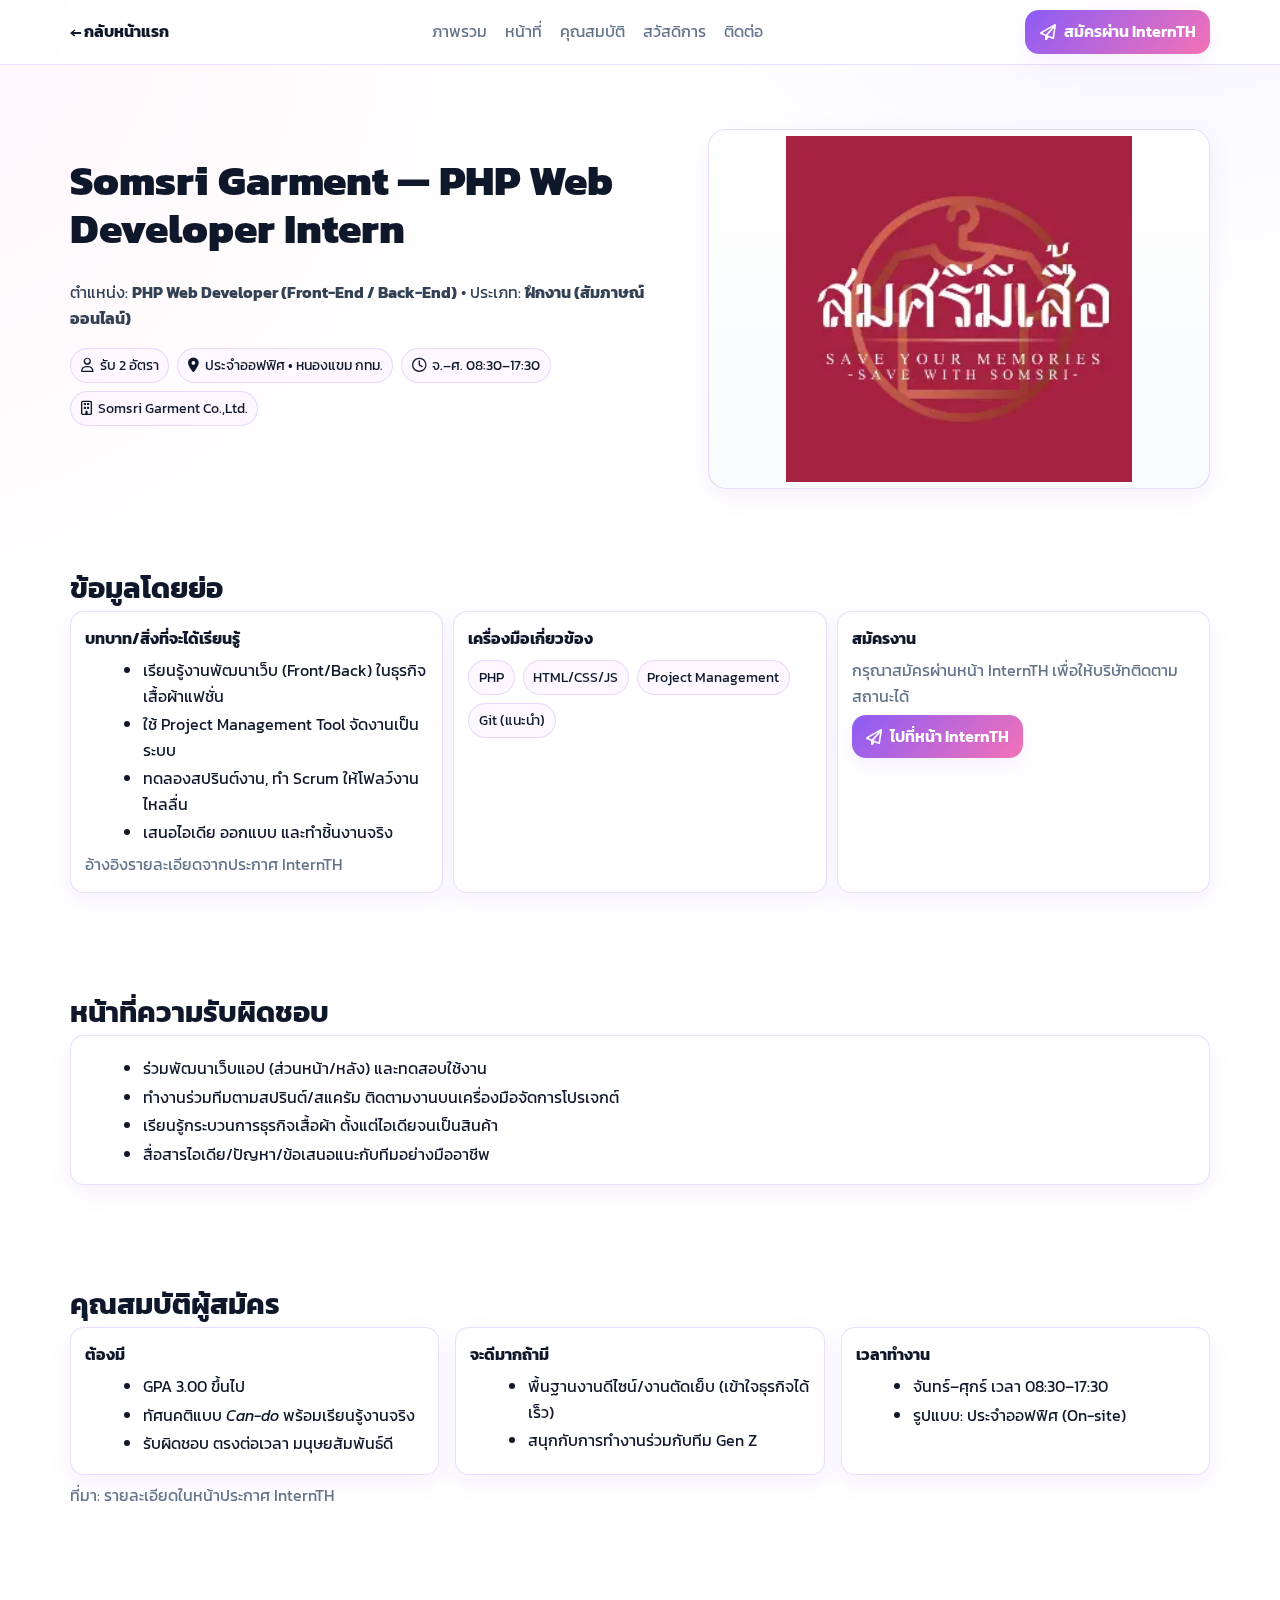
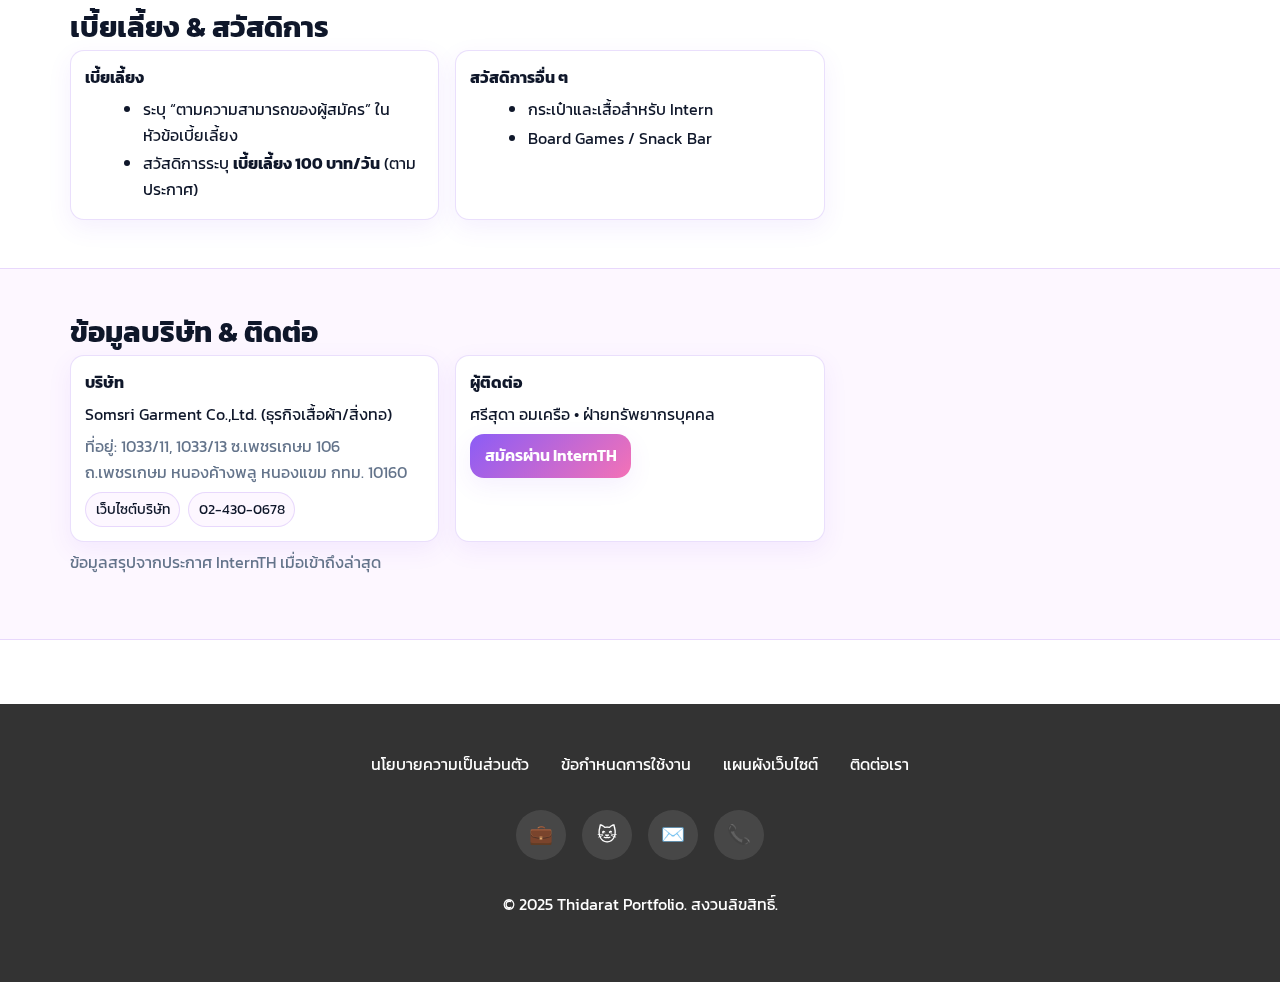
<file: company1.html>
<!DOCTYPE html>
<html lang="th">
<head>
  <meta charset="utf-8" />
  <meta name="viewport" content="width=device-width, initial-scale=1" />
  <title>Somsri Garment – PHP Web Developer Intern | Thidarat Portfolio</title>
  <meta name="description" content="รายละเอียดฝึกงานที่ Somsri Garment Co.,Ltd. (PHP Web Developer – Front/Back End) พร้อมคุณสมบัติ หน้าที่ สวัสดิการ และลิงก์สมัครผ่าน InternTH" />
  <link rel="preconnect" href="https://fonts.googleapis.com">
  <link rel="preconnect" href="https://fonts.gstatic.com" crossorigin>
  <link href="https://fonts.googleapis.com/css2?family=Kanit:wght@300;400;600;700&display=swap" rel="stylesheet">
  <link rel="stylesheet" href="https://cdnjs.cloudflare.com/ajax/libs/font-awesome/6.5.2/css/all.min.css" crossorigin="anonymous" referrerpolicy="no-referrer" />
  <style>
    :root{
      --bg:#ffffff; --bg-soft:#fdf7ff; --card:#ffffff;
      --text:#0f172a; --muted:#64748b;
      --brand:#a78bfa; --brand-2:#f9a8d4;
      --brand-strong-1:#8b5cf6; --brand-strong-2:#f472b6;
      --ring:rgba(124,58,237,.16);
      --shadow:0 8px 24px rgba(124,58,237,.08);
      --shadow-hover:0 14px 32px rgba(236,72,153,.16);
      --ok:#10b981; --warn:#f59e0b;
    }
    *{box-sizing:border-box}
    html{scroll-behavior:smooth}
    body{
      margin:0; font-family:'Kanit',system-ui,-apple-system,Segoe UI,Roboto,Ubuntu,"Helvetica Neue",Arial,sans-serif;
      color:var(--text);
      background:
        radial-gradient(60rem 60rem at 90% -10%, rgba(167,139,250,.14), transparent 60%),
        radial-gradient(70rem 70rem at -10% 0%, rgba(249,168,212,.12), transparent 60%),
        var(--bg);
      line-height:1.6;
    }
    a{color:inherit; text-decoration:none}
    img{max-width:100%; display:block}
    .container{max-width:1180px; margin-inline:auto; padding:0 20px}

    /* Header */
    .site-header{position:sticky; top:0; z-index:60; backdrop-filter:saturate(140%) blur(8px); background:rgba(255,255,255,.9); border-bottom:1px solid var(--ring)}
    .nav{display:flex; align-items:center; justify-content:space-between; height:64px}
    .brand{font-weight:700}
    .nav-links{display:flex; gap:18px}
    .nav-links a{color:var(--muted)}
    .nav-links a:hover{color:var(--brand-strong-1)}
    .cta{display:inline-flex; align-items:center; gap:.5rem; padding:.55rem .9rem; border:1px solid var(--ring); border-radius:14px; background:#fff; font-weight:600; box-shadow:var(--shadow)}
    .cta.primary{background:linear-gradient(135deg,var(--brand-strong-1),var(--brand-strong-2)); color:#fff; border:none}

    /* Hamburger (mobile) */
    .hamburger{display:none; width:42px; height:42px; border-radius:10px; border:1px solid var(--ring); background:#fff; align-items:center; justify-content:center; cursor:pointer; box-shadow:var(--shadow)}
    .hamburger .lines{position:relative; width:22px; height:2px; background:var(--text); transition:transform .25s ease, background .25s ease}
    .hamburger .lines::before,.hamburger .lines::after{content:""; position:absolute; left:0; width:22px; height:2px; background:var(--text); transition:transform .25s ease, opacity .2s ease, top .25s ease, bottom .25s ease}
    .hamburger .lines::before{top:-7px}
    .hamburger .lines::after{bottom:-7px}
    .hamburger[aria-expanded="true"] .lines{background:transparent}
    .hamburger[aria-expanded="true"] .lines::before{top:0; transform:rotate(45deg)}
    .hamburger[aria-expanded="true"] .lines::after{bottom:0; transform:rotate(-45deg)}
    .backdrop{position:fixed; inset:0; background:rgba(2,6,23,.35); opacity:0; pointer-events:none; transition:opacity .25s ease; z-index:55}
    .backdrop.active{opacity:1; pointer-events:auto}
    .mobile-panel{position:fixed; top:64px; right:14px; width:min(88vw,320px); border:1px solid var(--ring); border-radius:16px; background:#fff; transform:translateY(-12px) scale(.98); opacity:0; pointer-events:none; transition:transform .25s ease, opacity .25s ease; z-index:70; box-shadow:var(--shadow-hover)}
    .mobile-panel.active{transform:translateY(0) scale(1); opacity:1; pointer-events:auto}
    .mobile-panel .panel-inner{padding:12px}
    .mobile-panel nav{display:flex; flex-direction:column}
    .mobile-panel nav a{padding:10px 12px; border-radius:10px}
    .mobile-panel nav a:hover{background:#f8f5ff}
    .panel-actions{display:flex; gap:10px; padding:10px 12px 12px; border-top:1px solid var(--ring)}
    .no-scroll{overflow:hidden}
    @media(min-width:960px){.hamburger{display:none}.mobile-panel,.backdrop{display:none}}
    @media(max-width:959.98px){.nav-links,.nav-actions{display:none}.hamburger{display:inline-flex}}

    /* Hero */
    .hero{padding:64px 0 28px}
    .grid{display:grid; gap:24px}
    @media(min-width:960px){.grid-2{grid-template-columns:1.1fr .9fr}}
    .headline{font-size:clamp(1.8rem,4vw,2.6rem); line-height:1.15; font-weight:800}
    .lead{color:#334155}

    /* --- ปรับให้ภาพพอดีกรอบ ไม่มีครอป --- */
.preview{
  border:1px solid var(--ring);
  border-radius:18px;
  padding:6px;
  background:linear-gradient(180deg,#fff,#f8fafc);
  box-shadow:var(--shadow);

  /* ความสูงแบบ Responsive เพื่อให้ object-fit:contain ทำงาน */
  height: clamp(220px, 32vw, 360px);
  display:flex;
  align-items:center;
  justify-content:center;
}

.preview img{
  border-radius:12px;

  /* สำคัญ: กำหนดทั้งความกว้างและความสูง แล้วให้ contain */
  width:100%;
  height:100%;
  object-fit:contain;   /* แสดงภาพครบ ไม่ตัดขอบ */
}

    /* Sections / cards */
    section{padding:48px 0}
    .section-head{display:flex; align-items:end; justify-content:space-between; gap:16px}
    .section-head h2{margin:0; font-size:clamp(1.3rem,3vw,1.8rem)}
    .muted{color:var(--muted)}
    .cards{display:grid; gap:16px}
    @media(min-width:780px){.cards{grid-template-columns:repeat(3,1fr)}}
    .card{background:#fff; border:1px solid var(--ring); border-radius:14px; padding:14px; box-shadow:var(--shadow)}
    .facts{display:grid; gap:10px}
    @media(min-width:900px){.facts{grid-template-columns:repeat(3,1fr)}}

    .pill{display:inline-flex; align-items:center; gap:6px; padding:.32rem .6rem; border:1px solid var(--ring); border-radius:999px; background:#fdf7ff; font-size:.9rem}
    .list{margin:.4rem 0 0 1.1rem}
    .list li{margin:.18rem 0}

    .timeline{display:grid; gap:10px}
    .step{display:flex; gap:10px; align-items:flex-start}
    .dot{width:10px; height:10px; border-radius:50%; background:var(--brand-strong-1); margin-top:.45rem}

    .apply-bar{
      position:fixed; left:0; right:0; bottom:0; z-index:50;
      background:rgba(255,255,255,.95); border-top:1px solid var(--ring);
      display:none; justify-content:space-between; align-items:center; gap:10px; padding:10px 16px;
      backdrop-filter:blur(6px);
    }
    .apply-bar .cta{box-shadow:none}
    @media(max-width:959.98px){ .apply-bar{display:flex} }

    /* Footer */
    .footer {
      background: rgba(0, 0, 0, 0.8);
      color: white;
      text-align: center;
      padding: 3rem 2rem;
      margin-top: 4rem;
  }

  .footer-content {
      max-width: 1200px;
      margin: 0 auto;
  }

  .footer-links {
      display: flex;
      justify-content: center;
      gap: 2rem;
      margin-bottom: 2rem;
      flex-wrap: wrap;
  }

  .footer-links a {
      color: white;
      text-decoration: none;
      transition: color 0.3s ease;
  }

  .footer-links a:hover {
      color: #667eea;
  }

  .social-links {
      display: flex;
      justify-content: center;
      gap: 1rem;
      margin-bottom: 2rem;
  }

  .social-link {
      width: 50px;
      height: 50px;
      background: rgba(255, 255, 255, 0.1);
      border-radius: 50%;
      display: flex;
      align-items: center;
      justify-content: center;
      color: white;
      text-decoration: none;
      font-size: 1.2rem;
      transition: all 0.3s ease;
  }

  .social-link:hover {
      background: #667eea;
      transform: translateY(-3px);
  }
  </style>
</head>
<body>
  <!-- Backdrop for mobile menu -->
  <div class="backdrop" id="backdrop" hidden></div>

  <!-- Header -->
  <header class="site-header">
    <div class="container nav">
      <a class="brand" href="index.html">← กลับหน้าแรก</a>
      <nav class="nav-links" aria-label="Primary">
        <a href="#overview">ภาพรวม</a>
        <a href="#responsibilities">หน้าที่</a>
        <a href="#requirements">คุณสมบัติ</a>
        <a href="#benefits">สวัสดิการ</a>
        <a href="#contact">ติดต่อ</a>
      </nav>
      <div class="nav-actions">
        <a class="cta primary" href="https://internth.com/job/936" target="_blank" rel="noopener">
          <i class="fa-regular fa-paper-plane"></i> สมัครผ่าน InternTH
        </a>
      </div>
      <button class="hamburger" id="hamburger" aria-label="เปิดเมนู" aria-controls="mobilePanel" aria-expanded="false">
        <span class="lines" aria-hidden="true"></span>
      </button>
    </div>
  </header>

  <!-- Mobile panel -->
  <aside class="mobile-panel" id="mobilePanel" role="dialog" aria-modal="true" aria-label="เมนูนำทาง" hidden>
    <div class="panel-inner">
      <nav aria-label="Mobile primary">
        <a href="#overview">ภาพรวม</a>
        <a href="#responsibilities">หน้าที่</a>
        <a href="#requirements">คุณสมบัติ</a>
        <a href="#benefits">สวัสดิการ</a>
        <a href="#contact">ติดต่อ</a>
      </nav>
      <div class="panel-actions">
        <a class="cta primary" href="https://internth.com/job/936" target="_blank" rel="noopener">
          สมัครผ่าน InternTH
        </a>
      </div>
    </div>
  </aside>

  <!-- Hero / Overview -->
  <section id="overview" class="hero">
    <div class="container grid grid-2">
      <div>
        <h1 class="headline">Somsri Garment — PHP Web Developer Intern</h1>
        <p class="lead">
          ตำแหน่ง: <strong>PHP Web Developer (Front-End / Back-End)</strong> •
          ประเภท: <strong>ฝึกงาน (สัมภาษณ์ออนไลน์)</strong>
        </p>
        <div style="display:flex; gap:8px; flex-wrap:wrap; margin-top:10px">
          <span class="pill"><i class="fa-regular fa-user"></i> รับ 2 อัตรา</span>
          <span class="pill"><i class="fa-solid fa-location-dot"></i> ประจำออฟฟิศ • หนองแขม กทม.</span>
          <span class="pill"><i class="fa-regular fa-clock"></i> จ.–ศ. 08:30–17:30</span>
          <span class="pill"><i class="fa-regular fa-building"></i> Somsri Garment Co.,Ltd.</span>
        </div>
      </div>
      <div>
        <div class="preview">
          <!-- โลโก้/ภาพบริษัท (ปรับตามจริงได้) -->
          <img src="../images/w1.webp" alt="Office preview">
        </div>
      </div>
    </div>
  </section>

  <!-- Job facts -->
  <section>
    <div class="container">
      <div class="section-head"><h2>ข้อมูลโดยย่อ</h2></div>
      <div class="facts">
        <div class="card">
          <strong>บทบาท/สิ่งที่จะได้เรียนรู้</strong>
          <ul class="list">
            <li>เรียนรู้งานพัฒนาเว็บ (Front/Back) ในธุรกิจเสื้อผ้าแฟชั่น</li>
            <li>ใช้ Project Management Tool จัดงานเป็นระบบ</li>
            <li>ทดลองสปรินต์งาน, ทำ Scrum ให้โฟลว์งานไหลลื่น</li>
            <li>เสนอไอเดีย ออกแบบ และทำชิ้นงานจริง</li>
          </ul>
          <div class="muted" style="margin-top:.4rem">อ้างอิงรายละเอียดจากประกาศ InternTH</div>
        </div>
        <div class="card">
          <strong>เครื่องมือเกี่ยวข้อง</strong>
          <div style="display:flex; gap:8px; flex-wrap:wrap; margin-top:8px">
            <span class="pill">PHP</span><span class="pill">HTML/CSS/JS</span>
            <span class="pill">Project Management</span><span class="pill">Git (แนะนำ)</span>
          </div>
        </div>
        <div class="card">
          <strong>สมัครงาน</strong>
          <p class="muted" style="margin:.4rem 0 6px">กรุณาสมัครผ่านหน้า InternTH เพื่อให้บริษัทติดตามสถานะได้</p>
          <a class="cta primary" href="https://internth.com/job/936" target="_blank" rel="noopener">
            <i class="fa-regular fa-paper-plane"></i> ไปที่หน้า InternTH
          </a>
        </div>
      </div>
    </div>
  </section>

  <!-- Responsibilities -->
  <section id="responsibilities">
    <div class="container">
      <div class="section-head"><h2>หน้าที่ความรับผิดชอบ</h2></div>
      <div class="card">
        <ul class="list">
          <li>ร่วมพัฒนาเว็บแอป (ส่วนหน้า/หลัง) และทดสอบใช้งาน</li>
          <li>ทำงานร่วมทีมตามสปรินต์/สแครัม ติดตามงานบนเครื่องมือจัดการโปรเจกต์</li>
          <li>เรียนรู้กระบวนการธุรกิจเสื้อผ้า ตั้งแต่ไอเดียจนเป็นสินค้า</li>
          <li>สื่อสารไอเดีย/ปัญหา/ข้อเสนอแนะกับทีมอย่างมืออาชีพ</li>
        </ul>
      </div>
    </div>
  </section>

  <!-- Requirements -->
  <section id="requirements">
    <div class="container">
      <div class="section-head"><h2>คุณสมบัติผู้สมัคร</h2></div>
      <div class="cards">
        <div class="card">
          <strong>ต้องมี</strong>
          <ul class="list">
            <li>GPA 3.00 ขึ้นไป</li>
            <li>ทัศนคติแบบ <em>Can-do</em> พร้อมเรียนรู้งานจริง</li>
            <li>รับผิดชอบ ตรงต่อเวลา มนุษยสัมพันธ์ดี</li>
          </ul>
        </div>
        <div class="card">
          <strong>จะดีมากถ้ามี</strong>
          <ul class="list">
            <li>พื้นฐานงานดีไซน์/งานตัดเย็บ (เข้าใจธุรกิจได้เร็ว)</li>
            <li>สนุกกับการทำงานร่วมกับทีม Gen Z</li>
          </ul>
        </div>
        <div class="card">
          <strong>เวลาทำงาน</strong>
          <ul class="list">
            <li>จันทร์–ศุกร์ เวลา 08:30–17:30</li>
            <li>รูปแบบ: ประจำออฟฟิศ (On-site)</li>
          </ul>
        </div>
      </div>
      <div class="muted" style="margin-top:8px">ที่มา: รายละเอียดในหน้าประกาศ InternTH</div>
    </div>
  </section>

  <!-- Benefits -->
  <section id="benefits">
    <div class="container">
      <div class="section-head"><h2>เบี้ยเลี้ยง & สวัสดิการ</h2></div>
      <div class="cards">
        <div class="card">
          <strong>เบี้ยเลี้ยง</strong>
          <ul class="list">
            <li>ระบุ “ตามความสามารถของผู้สมัคร” ในหัวข้อเบี้ยเลี้ยง</li>
            <li>สวัสดิการระบุ <strong>เบี้ยเลี้ยง 100 บาท/วัน</strong> (ตามประกาศ)</li>
          </ul>
        </div>
        <div class="card">
          <strong>สวัสดิการอื่น ๆ</strong>
          <ul class="list">
            <li>กระเป๋าและเสื้อสำหรับ Intern</li>
            <li>Board Games / Snack Bar</li>
          </ul>
        </div>
      </div>
    </div>
  </section>

  <!-- Contact / Company info -->
  <section id="contact" style="padding-top:40px; padding-bottom:64px; background:var(--bg-soft); border-top:1px solid var(--ring); border-bottom:1px solid var(--ring)">
    <div class="container">
      <div class="section-head"><h2>ข้อมูลบริษัท & ติดต่อ</h2></div>
      <div class="cards">
        <div class="card">
          <strong>บริษัท</strong>
          <p style="margin:.4rem 0">Somsri Garment Co.,Ltd. (ธุรกิจเสื้อผ้า/สิ่งทอ)</p>
          <p class="muted" style="margin:.2rem 0">ที่อยู่: 1033/11, 1033/13 ซ.เพชรเกษม 106 ถ.เพชรเกษม หนองค้างพลู หนองแขม กทม. 10160</p>
          <div style="display:flex; gap:8px; flex-wrap:wrap; margin-top:6px">
            <a class="pill" href="https://www.ssgm.co.th" target="_blank" rel="noopener">เว็บไซต์บริษัท</a>
            <a class="pill" href="tel:+6624300678">02-430-0678</a>
          </div>
        </div>
        <div class="card">
          <strong>ผู้ติดต่อ</strong>
          <p style="margin:.4rem 0">ศรีสุดา อมเครือ • ฝ่ายทรัพยากรบุคคล</p>
          <a class="cta primary" href="https://internth.com/job/936" target="_blank" rel="noopener">
            สมัครผ่าน InternTH
          </a>
        </div>
      </div>
      <div class="muted" style="margin-top:8px">ข้อมูลสรุปจากประกาศ InternTH เมื่อเข้าถึงล่าสุด</div>
    </div>
  </section>

  <!-- Sticky apply (mobile) -->
  <div class="apply-bar">
    <div class="muted" style="font-weight:600">Somsri Garment – PHP Web Dev Intern</div>
    <a class="cta primary" href="https://internth.com/job/936" target="_blank" rel="noopener">สมัครผ่าน InternTH</a>
  </div>

  <!-- Footer -->
  <footer class="footer">
    <div class="footer-content">
        <div class="footer-links">
            <a href="#privacy">นโยบายความเป็นส่วนตัว</a>
            <a href="#terms">ข้อกำหนดการใช้งาน</a>
            <a href="#sitemap">แผนผังเว็บไซต์</a>
            <a href="#contact">ติดต่อเรา</a>
        </div>
        
        <div class="social-links">
            <a href="#" class="social-link" title="LinkedIn">💼</a>
            <a href="#" class="social-link" title="GitHub">🐱</a>
            <a href="#" class="social-link" title="Email">✉️</a>
            <a href="#" class="social-link" title="Phone">📞</a>
        </div>
        
        <p>&copy; 2025 Thidarat Portfolio. สงวนลิขสิทธิ์.</p>
    </div>
</footer>

  <script>
    // ปีในฟุตเตอร์
    document.getElementById('y').textContent = new Date().getFullYear();

    // ===== Mobile menu logic =====
    const burger = document.getElementById('hamburger');
    const panel  = document.getElementById('mobilePanel');
    const backdrop = document.getElementById('backdrop');

    function openMenu(){
      burger.setAttribute('aria-expanded','true');
      panel.hidden = false; backdrop.hidden = false;
      requestAnimationFrame(()=>{ panel.classList.add('active'); backdrop.classList.add('active'); });
      document.body.classList.add('no-scroll');
      const firstLink = panel.querySelector('a'); if(firstLink) firstLink.focus();
    }
    function closeMenu(){
      burger.setAttribute('aria-expanded','false');
      panel.classList.remove('active'); backdrop.classList.remove('active');
      document.body.classList.remove('no-scroll');
      setTimeout(()=>{ panel.hidden = true; backdrop.hidden = true; }, 200);
      burger.focus();
    }
    function toggleMenu(){ (burger.getAttribute('aria-expanded') === 'true') ? closeMenu() : openMenu(); }

    burger.addEventListener('click', toggleMenu);
    backdrop.addEventListener('click', closeMenu);
    window.addEventListener('keydown', (e)=>{ if(e.key === 'Escape') closeMenu(); });
    panel.querySelectorAll('a').forEach(a => a.addEventListener('click', closeMenu));
    window.addEventListener('resize', () => { if (window.innerWidth >= 960 && burger.getAttribute('aria-expanded') === 'true') closeMenu(); });
  </script>
</body>
</html>
</file>
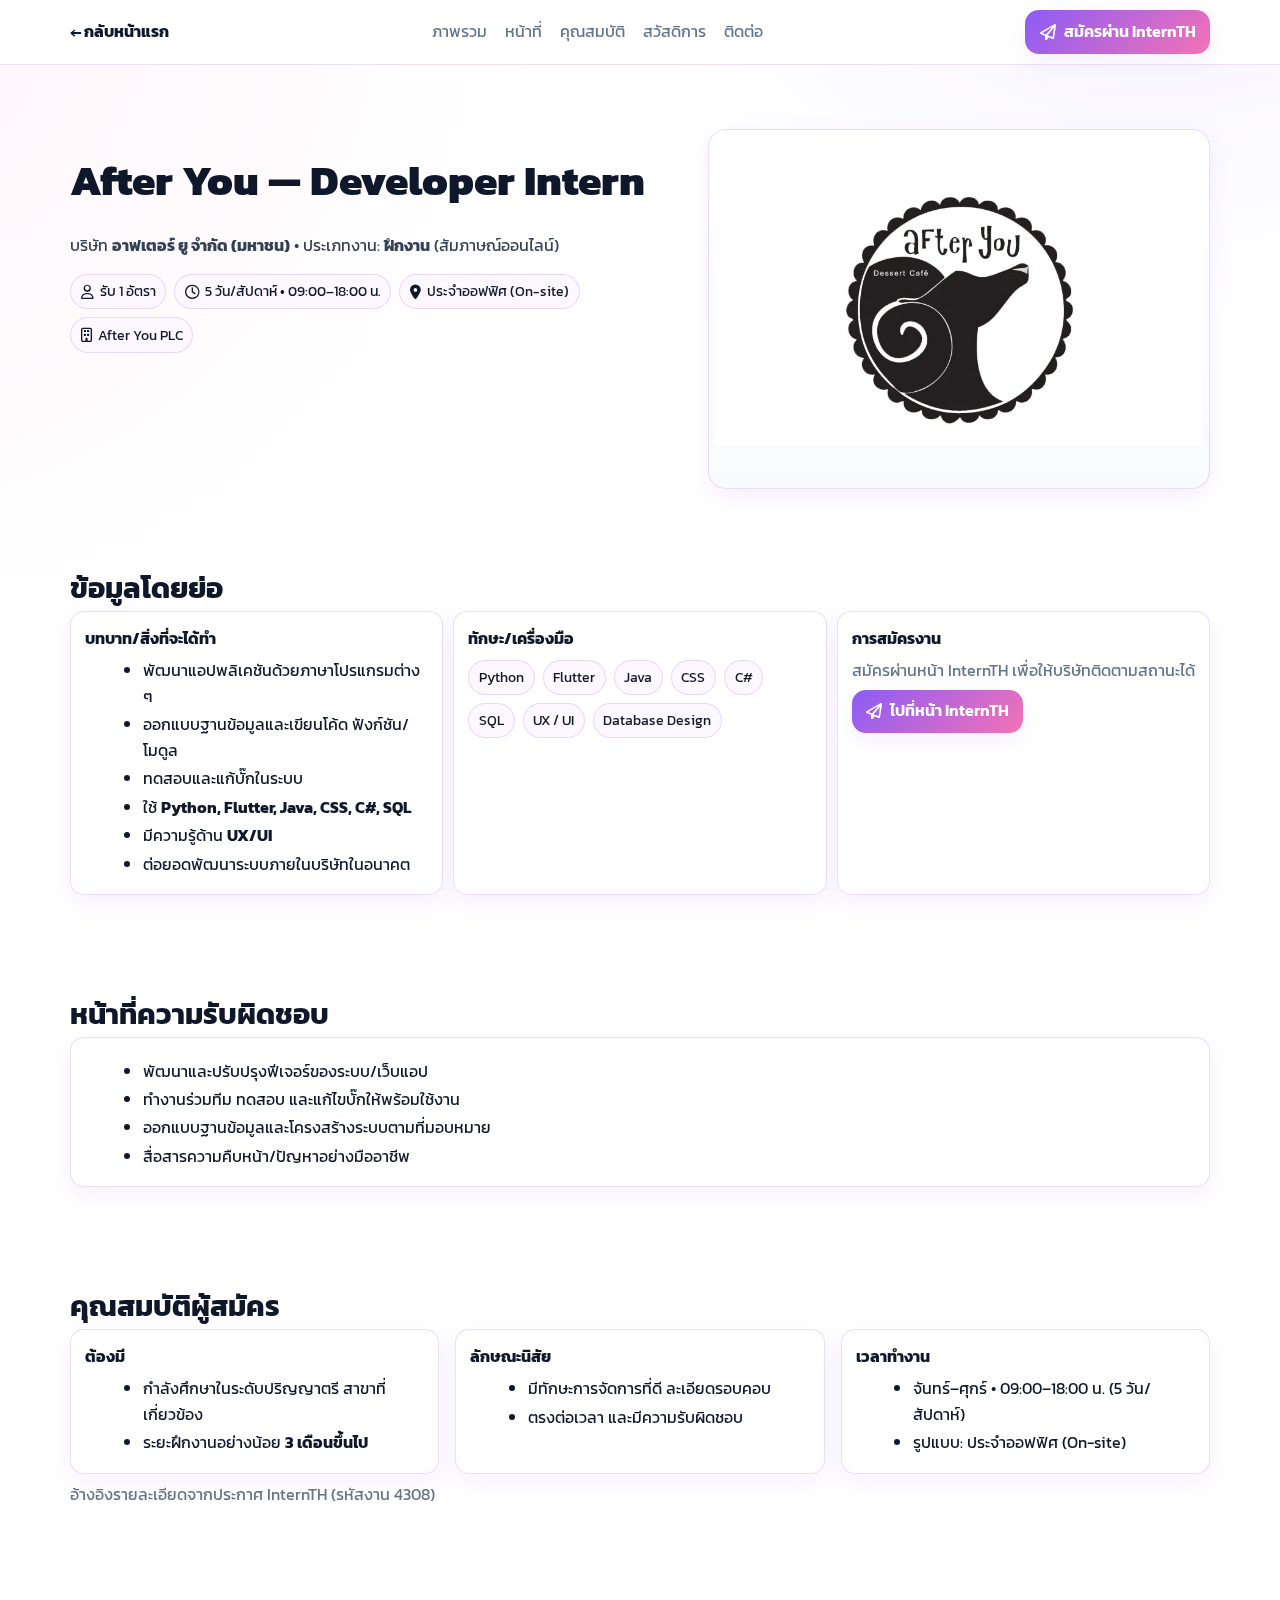
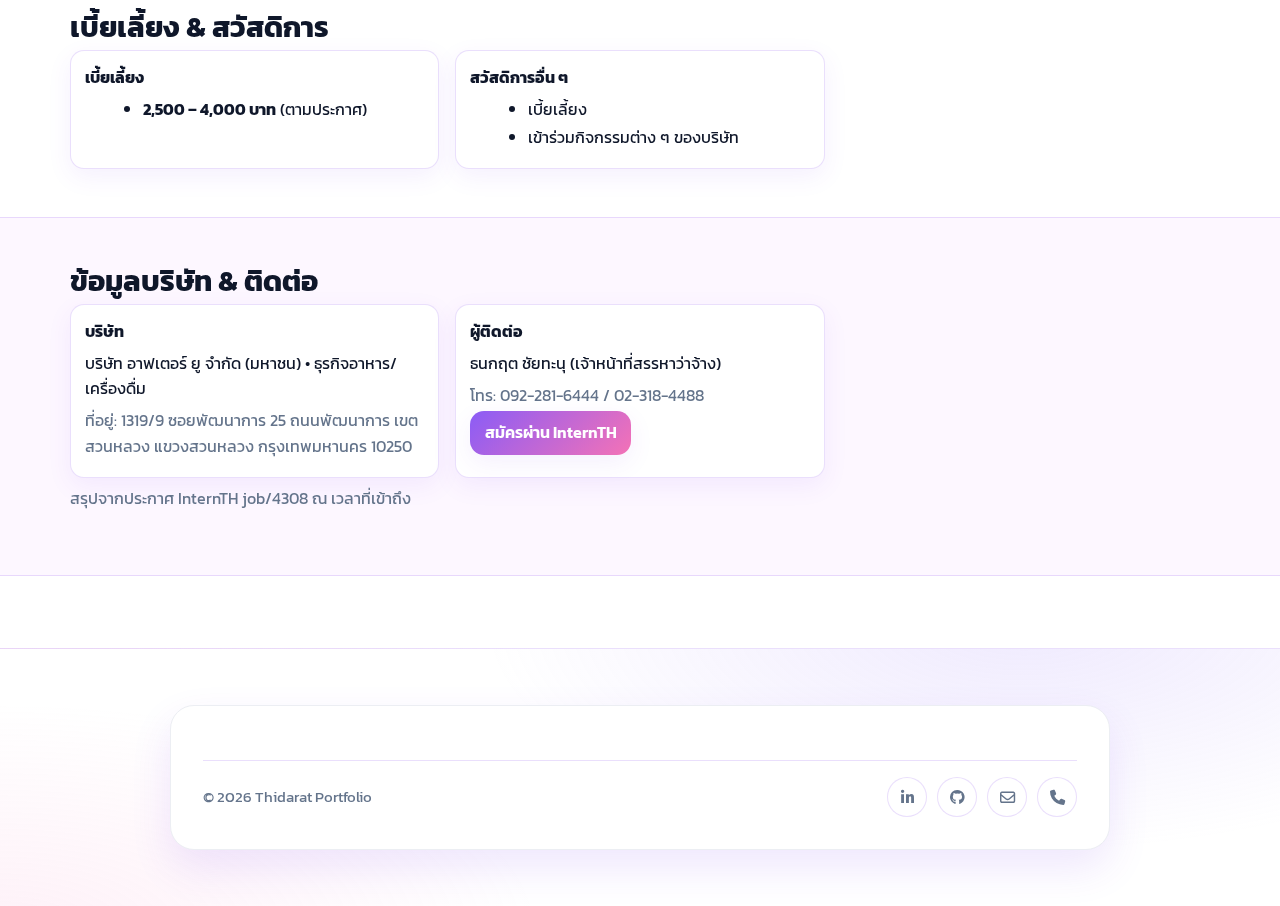
<file: company2.html>
<!DOCTYPE html>
<html lang="th">
<head>
  <meta charset="utf-8" />
  <meta name="viewport" content="width=device-width, initial-scale=1" />
  <title>After You – Developer Intern | Thidarat Portfolio</title>
  <meta name="description" content="รับนักศึกษาฝึกงาน Developer ที่บริษัท อาฟเตอร์ ยู จำกัด (มหาชน) • ใช้ Python, Flutter, Java, CSS, C#, SQL • มีความรู้ด้าน UX/UI • เวลา 09:00–18:00 น. • เบี้ยเลี้ยง 2,500–4,000 บาท • สมัครผ่าน InternTH" />
  <link rel="preconnect" href="https://fonts.googleapis.com">
  <link rel="preconnect" href="https://fonts.gstatic.com" crossorigin>
  <link href="https://fonts.googleapis.com/css2?family=Kanit:wght@300;400;600;700&display=swap" rel="stylesheet">
  <!-- Font Awesome สำหรับไอคอน -->
  <link rel="stylesheet" href="https://cdnjs.cloudflare.com/ajax/libs/font-awesome/6.5.2/css/all.min.css" crossorigin="anonymous" referrerpolicy="no-referrer" />
  <style>
    :root{
      --bg:#ffffff; --bg-soft:#fdf7ff; --card:#ffffff;
      --text:#0f172a; --muted:#64748b;
      --brand:#a78bfa; --brand-2:#f9a8d4;
      --brand-strong-1:#8b5cf6; --brand-strong-2:#f472b6;
      --ring:rgba(124,58,237,.16);
      --shadow:0 8px 24px rgba(124,58,237,.08);
      --shadow-hover:0 14px 32px rgba(236,72,153,.16);
    }
    *{box-sizing:border-box}
    html{scroll-behavior:smooth}
    body{
      margin:0; font-family:'Kanit',system-ui,-apple-system,Segoe UI,Roboto,Ubuntu,"Helvetica Neue",Arial,sans-serif;
      color:var(--text);
      background:
        radial-gradient(60rem 60rem at 90% -10%, rgba(167,139,250,.14), transparent 60%),
        radial-gradient(70rem 70rem at -10% 0%, rgba(249,168,212,.12), transparent 60%),
        var(--bg);
      line-height:1.6;
    }
    a{color:inherit; text-decoration:none}
    img{max-width:100%; display:block}
    .container{max-width:1180px; margin-inline:auto; padding:0 20px}

    /* Header */
    .site-header{position:sticky; top:0; z-index:60; backdrop-filter:saturate(140%) blur(8px); background:rgba(255,255,255,.9); border-bottom:1px solid var(--ring)}
    .nav{display:flex; align-items:center; justify-content:space-between; height:64px}
    .brand{font-weight:700}
    .nav-links{display:flex; gap:18px}
    .nav-links a{color:var(--muted)}
    .nav-links a:hover{color:var(--brand-strong-1)}
    .cta{display:inline-flex; align-items:center; gap:.5rem; padding:.55rem .9rem; border:1px solid var(--ring); border-radius:14px; background:#fff; font-weight:600; box-shadow:var(--shadow)}
    .cta.primary{background:linear-gradient(135deg,var(--brand-strong-1),var(--brand-strong-2)); color:#fff; border:none}

    /* Hamburger (mobile) */
    .hamburger{display:none; width:42px; height:42px; border-radius:10px; border:1px solid var(--ring); background:#fff; align-items:center; justify-content:center; cursor:pointer; box-shadow:var(--shadow)}
    .hamburger .lines{position:relative; width:22px; height:2px; background:var(--text); transition:transform .25s ease, background .25s ease}
    .hamburger .lines::before,.hamburger .lines::after{content:""; position:absolute; left:0; width:22px; height:2px; background:var(--text); transition:transform .25s ease, opacity .2s ease, top .25s ease, bottom .25s ease}
    .hamburger .lines::before{top:-7px}
    .hamburger .lines::after{bottom:-7px}
    .hamburger[aria-expanded="true"] .lines{background:transparent}
    .hamburger[aria-expanded="true"] .lines::before{top:0; transform:rotate(45deg)}
    .hamburger[aria-expanded="true"] .lines::after{bottom:0; transform:rotate(-45deg)}
    .backdrop{position:fixed; inset:0; background:rgba(2,6,23,.35); opacity:0; pointer-events:none; transition:opacity .25s ease; z-index:55}
    .backdrop.active{opacity:1; pointer-events:auto}
    .mobile-panel{position:fixed; top:64px; right:14px; width:min(88vw,320px); border:1px solid var(--ring); border-radius:16px; background:#fff; transform:translateY(-12px) scale(.98); opacity:0; pointer-events:none; transition:transform .25s ease, opacity .25s ease; z-index:70; box-shadow:var(--shadow-hover)}
    .mobile-panel.active{transform:translateY(0) scale(1); opacity:1; pointer-events:auto}
    .mobile-panel .panel-inner{padding:12px}
    .mobile-panel nav{display:flex; flex-direction:column}
    .mobile-panel nav a{padding:10px 12px; border-radius:10px}
    .mobile-panel nav a:hover{background:#f8f5ff}
    .panel-actions{display:flex; gap:10px; padding:10px 12px 12px; border-top:1px solid var(--ring)}
    .no-scroll{overflow:hidden}
    @media(min-width:960px){.hamburger{display:none}.mobile-panel,.backdrop{display:none}}
    @media(max-width:959.98px){.nav-links,.nav-actions{display:none}.hamburger{display:inline-flex}}

    /* Hero */
    .hero{padding:64px 0 28px}
    .grid{display:grid; gap:24px}
    @media(min-width:960px){.grid-2{grid-template-columns:1.1fr .9fr}}
    .headline{font-size:clamp(1.8rem,4vw,2.6rem); line-height:1.15; font-weight:800}
    .lead{color:#334155}

    /* รูปพอดีกรอบ ไม่ครอป */
    .preview{
      border:1px solid var(--ring);
      border-radius:18px;
      padding:6px;
      background:linear-gradient(180deg,#fff,#f8fafc);
      box-shadow:var(--shadow);
      height: clamp(220px, 32vw, 360px);
      display:flex; align-items:center; justify-content:center;
    }
    .preview img{
      border-radius:12px;
      width:100%; height:100%; object-fit:contain;
    }

    /* Sections / cards */
    section{padding:48px 0}
    .section-head{display:flex; align-items:end; justify-content:space-between; gap:16px}
    .section-head h2{margin:0; font-size:clamp(1.3rem,3vw,1.8rem)}
    .muted{color:var(--muted)}
    .cards{display:grid; gap:16px}
    @media(min-width:780px){.cards{grid-template-columns:repeat(3,1fr)}}
    .card{background:#fff; border:1px solid var(--ring); border-radius:14px; padding:14px; box-shadow:var(--shadow)}
    .facts{display:grid; gap:10px}
    @media(min-width:900px){.facts{grid-template-columns:repeat(3,1fr)}}
    .pill{display:inline-flex; align-items:center; gap:6px; padding:.32rem .6rem; border:1px solid var(--ring); border-radius:999px; background:#fdf7ff; font-size:.9rem}
    .list{margin:.4rem 0 0 1.1rem}
    .list li{margin:.18rem 0}

    /* Sticky apply (mobile) */
    .apply-bar{
      position:fixed; left:0; right:0; bottom:0; z-index:50;
      background:rgba(255,255,255,.95); border-top:1px solid var(--ring);
      display:none; justify-content:space-between; align-items:center; gap:10px; padding:10px 16px;
      backdrop-filter:blur(6px);
    }
    .apply-bar .cta{box-shadow:none}
    @media(max-width:959.98px){ .apply-bar{display:flex} }

    /* === Contact + Footer (Unified) === */
.site-footer{
  margin-top:64px;
  background: linear-gradient(180deg, rgba(167,139,250,.08), rgba(249,168,212,.08));
  border-top:1px solid var(--ring);
  color:var(--text);
}
.footer-top{ padding:48px 0; }
.footer-grid{ display:grid; gap:20px; }
@media (min-width:900px){
  .footer-grid{ grid-template-columns:1.2fr 1fr 1fr; }
}
.footer-title{ margin:0 0 10px; font-size:clamp(1.2rem,2.5vw,1.6rem); font-weight:800; }
.footer-text{ color:var(--muted); margin:.2rem 0 1rem; }

.contact-chips{
  display:grid; gap:10px;
  grid-template-columns:1fr;
}
@media (min-width:600px){
  .contact-chips{ grid-template-columns:repeat(2,1fr); }
}
.contact-chip{
  display:flex; align-items:center; gap:10px;
  padding:12px 14px; border:1px solid #e5e7eb;
  border-radius:12px; background:#fff; box-shadow:var(--shadow);
  color:inherit; text-decoration:none;
}
.contact-chip:hover{ box-shadow:var(--shadow-hover); border-color:var(--brand); }

.footer-links, .footer-social{ display:flex; gap:10px; flex-wrap:wrap; }
.footer-links a{
  display:inline-block; padding:.45rem .75rem;
  border:1px solid var(--ring); border-radius:999px; background:#fff;
  color:inherit; text-decoration:none; box-shadow:var(--shadow);
}
.footer-links a:hover{ box-shadow:var(--shadow-hover); border-color:var(--brand); }

.social-btn{
  width:44px; height:44px; display:inline-flex; align-items:center; justify-content:center;
  border:1px solid var(--ring); border-radius:50%; background:#fff; box-shadow:var(--shadow);
  font-size:1.1rem; color:inherit; text-decoration:none;
}
.social-btn:hover{ box-shadow:var(--shadow-hover); border-color:var(--brand); }

.footer-bottom{
  border-top:1px solid var(--ring);
  padding:14px 0; color:var(--muted);
}
.footer-bottom .row{
  display:flex; align-items:center; justify-content:space-between; gap:10px; flex-wrap:wrap;
}
.footer-bottom .mini-links{ display:flex; gap:14px; flex-wrap:wrap; }
.footer-bottom .mini-links a{ color:var(--muted); text-decoration:none; }
.footer-bottom .mini-links a:hover{ color:var(--brand-strong-1); }

.to-top{
  display:inline-flex; align-items:center; gap:.4rem; text-decoration:none; font-weight:600;
  color:var(--brand-strong-1);
}
.to-top i{ transform:translateY(0); transition:transform .2s ease; }
.to-top:hover i{ transform:translateY(-2px); }

/* === Contact + Footer (minimal & pastel) === */
.contact-footer{
  margin-top:72px;
  background:
    radial-gradient(900px 380px at 80% -10%, rgba(167,139,250,.18), transparent 60%),
    radial-gradient(900px 380px at 0% 110%, rgba(249,168,212,.16), transparent 60%),
    var(--bg);
  border-top:1px solid var(--ring);
}
.c-wrap{max-width:980px; margin:0 auto; padding:56px 20px;}
.c-card{
  background:#fff;
  border:1px solid #eceef3;
  border-radius:24px;
  padding:32px;
  box-shadow:0 18px 40px rgba(124,58,237,.12);
}
.c-title{margin:0; font-weight:800; font-size:clamp(1.5rem,2.6vw,2rem);}
.c-sub{color:var(--muted); margin:.45rem 0 1.2rem;}

.c-actions{display:flex; gap:10px; flex-wrap:wrap; margin-bottom:10px;}
.btnx{
  display:inline-flex; align-items:center; gap:.55rem;
  padding:.75rem 1.05rem; border-radius:12px; font-weight:700;
  text-decoration:none; border:1px solid var(--ring); background:#fff; color:var(--text);
  transition:.2s transform, .2s box-shadow, .2s border-color;
}
.btnx.primary{
  border:none; color:#fff;
  background:linear-gradient(135deg,var(--brand-strong-1),var(--brand-strong-2));
}
.btnx:hover{transform:translateY(-1px); box-shadow:var(--shadow-hover); border-color:var(--brand);}

.c-links{display:flex; gap:8px; flex-wrap:wrap; margin-top:10px;}
.c-link{
  padding:.45rem .8rem; border-radius:999px; border:1px solid var(--ring);
  background:#fff; text-decoration:none; color:var(--text); font-size:.95rem;
}
.c-link:hover{box-shadow:var(--shadow-hover); border-color:var(--brand);}

.c-legal{
  margin-top:22px; padding-top:16px; border-top:1px solid var(--ring);
  display:flex; align-items:center; justify-content:space-between; gap:10px; flex-wrap:wrap;
  color:var(--muted); font-size:.95rem;
}
.c-social{display:flex; gap:10px;}
.iconbtn{
  width:40px; height:40px; display:inline-flex; align-items:center; justify-content:center;
  border-radius:50%; background:#fff; border:1px solid var(--ring);
  text-decoration:none; color:inherit;
  transition:.2s box-shadow, .2s border-color, .2s transform;
}
  </style>
</head>
<body>
  <!-- Backdrop for mobile menu -->
  <div class="backdrop" id="backdrop" hidden></div>

  <!-- Header -->
  <header class="site-header">
    <div class="container nav">
      <a class="brand" href="index.html">← กลับหน้าแรก</a>
      <nav class="nav-links" aria-label="Primary">
        <a href="#overview">ภาพรวม</a>
        <a href="#responsibilities">หน้าที่</a>
        <a href="#requirements">คุณสมบัติ</a>
        <a href="#benefits">สวัสดิการ</a>
        <a href="#contact">ติดต่อ</a>
      </nav>
      <div class="nav-actions">
        <a class="cta primary" href="https://internth.com/job/4308" target="_blank" rel="noopener">
          <i class="fa-regular fa-paper-plane"></i> สมัครผ่าน InternTH
        </a>
      </div>
      <button type="button" class="hamburger" id="hamburger" aria-label="เปิดเมนู" aria-controls="mobilePanel" aria-expanded="false">
        <span class="lines" aria-hidden="true"></span>
      </button>      
    </div>
  </header>

  <!-- Mobile panel -->
  <aside class="mobile-panel" id="mobilePanel" role="dialog" aria-modal="true" aria-label="เมนูนำทาง" hidden>
    <div class="panel-inner">
      <nav aria-label="Mobile primary">
        <a href="#overview">ภาพรวม</a>
        <a href="#responsibilities">หน้าที่</a>
        <a href="#requirements">คุณสมบัติ</a>
        <a href="#benefits">สวัสดิการ</a>
        <a href="#contact">ติดต่อ</a>
      </nav>
      <div class="panel-actions">
        <a class="cta primary" href="https://internth.com/job/4308" target="_blank" rel="noopener">สมัครผ่าน InternTH</a>
      </div>
    </div>
  </aside>

  <!-- Hero / Overview -->
  <section id="overview" class="hero">
    <div class="container grid grid-2">
      <div>
        <h1 class="headline">After You — Developer Intern</h1>
        <p class="lead">
          บริษัท <strong>อาฟเตอร์ ยู จำกัด (มหาชน)</strong> • ประเภทงาน: <strong>ฝึกงาน</strong> (สัมภาษณ์ออนไลน์)
        </p>
        <div style="display:flex; gap:8px; flex-wrap:wrap; margin-top:10px">
          <span class="pill"><i class="fa-regular fa-user"></i> รับ 1 อัตรา</span>
          <span class="pill"><i class="fa-regular fa-clock"></i> 5 วัน/สัปดาห์ • 09:00–18:00 น.</span>
          <span class="pill"><i class="fa-solid fa-location-dot"></i> ประจำออฟฟิศ (On-site)</span>
          <span class="pill"><i class="fa-regular fa-building"></i> After You PLC</span>
        </div>
      </div>
      <div>
        <div class="preview">
          <img src="../images/w2.webp" alt="After You office / team preview">
        </div>
      </div>
    </div>
  </section>

  <!-- Job facts -->
  <section>
    <div class="container">
      <div class="section-head"><h2>ข้อมูลโดยย่อ</h2></div>
      <div class="facts">
        <div class="card">
          <strong>บทบาท/สิ่งที่จะได้ทำ</strong>
          <ul class="list">
            <li>พัฒนาแอปพลิเคชันด้วยภาษาโปรแกรมต่าง ๆ</li>
            <li>ออกแบบฐานข้อมูลและเขียนโค้ด ฟังก์ชัน/โมดูล</li>
            <li>ทดสอบและแก้บั๊กในระบบ</li>
            <li>ใช้ <strong>Python, Flutter, Java, CSS, C#, SQL</strong></li>
            <li>มีความรู้ด้าน <strong>UX/UI</strong></li>
            <li>ต่อยอดพัฒนาระบบภายในบริษัทในอนาคต</li>
          </ul>
          <!-- ที่มา: InternTH job/4308 -->
        </div>
        <div class="card">
          <strong>ทักษะ/เครื่องมือ</strong>
          <div style="display:flex; gap:8px; flex-wrap:wrap; margin-top:8px">
            <span class="pill">Python</span><span class="pill">Flutter</span><span class="pill">Java</span>
            <span class="pill">CSS</span><span class="pill">C#</span><span class="pill">SQL</span>
            <span class="pill">UX / UI</span><span class="pill">Database Design</span>
          </div>
        </div>
        <div class="card">
          <strong>การสมัครงาน</strong>
          <p class="muted" style="margin:.4rem 0 6px">สมัครผ่านหน้า InternTH เพื่อให้บริษัทติดตามสถานะได้</p>
          <a class="cta primary" href="https://internth.com/job/4308" target="_blank" rel="noopener">
            <i class="fa-regular fa-paper-plane"></i> ไปที่หน้า InternTH
          </a>
        </div>
      </div>
    </div>
  </section>

  <!-- Responsibilities -->
  <section id="responsibilities">
    <div class="container">
      <div class="section-head"><h2>หน้าที่ความรับผิดชอบ</h2></div>
      <div class="card">
        <ul class="list">
          <li>พัฒนาและปรับปรุงฟีเจอร์ของระบบ/เว็บแอป</li>
          <li>ทำงานร่วมทีม ทดสอบ และแก้ไขบั๊กให้พร้อมใช้งาน</li>
          <li>ออกแบบฐานข้อมูลและโครงสร้างระบบตามที่มอบหมาย</li>
          <li>สื่อสารความคืบหน้า/ปัญหาอย่างมืออาชีพ</li>
        </ul>
      </div>
    </div>
  </section>

  <!-- Requirements -->
  <section id="requirements">
    <div class="container">
      <div class="section-head"><h2>คุณสมบัติผู้สมัคร</h2></div>
      <div class="cards">
        <div class="card">
          <strong>ต้องมี</strong>
          <ul class="list">
            <li>กำลังศึกษาในระดับปริญญาตรี สาขาที่เกี่ยวข้อง</li>
            <li>ระยะฝึกงานอย่างน้อย <strong>3 เดือนขึ้นไป</strong></li>
          </ul>
        </div>
        <div class="card">
          <strong>ลักษณะนิสัย</strong>
          <ul class="list">
            <li>มีทักษะการจัดการที่ดี ละเอียดรอบคอบ</li>
            <li>ตรงต่อเวลา และมีความรับผิดชอบ</li>
          </ul>
        </div>
        <div class="card">
          <strong>เวลาทำงาน</strong>
          <ul class="list">
            <li>จันทร์–ศุกร์ • 09:00–18:00 น. (5 วัน/สัปดาห์)</li>
            <li>รูปแบบ: ประจำออฟฟิศ (On-site)</li>
          </ul>
        </div>
      </div>
      <div class="muted" style="margin-top:8px">อ้างอิงรายละเอียดจากประกาศ InternTH (รหัสงาน 4308)</div>
    </div>
  </section>

  <!-- Benefits -->
  <section id="benefits">
    <div class="container">
      <div class="section-head"><h2>เบี้ยเลี้ยง & สวัสดิการ</h2></div>
      <div class="cards">
        <div class="card">
          <strong>เบี้ยเลี้ยง</strong>
          <ul class="list">
            <li><strong>2,500 – 4,000 บาท</strong> (ตามประกาศ)</li>
          </ul>
        </div>
        <div class="card">
          <strong>สวัสดิการอื่น ๆ</strong>
          <ul class="list">
            <li>เบี้ยเลี้ยง</li>
            <li>เข้าร่วมกิจกรรมต่าง ๆ ของบริษัท</li>
          </ul>
        </div>
      </div>
    </div>
  </section>

  <!-- Contact / Company info -->
  <section id="contact" style="padding-top:40px; padding-bottom:64px; background:var(--bg-soft); border-top:1px solid var(--ring); border-bottom:1px solid var(--ring)">
    <div class="container">
      <div class="section-head"><h2>ข้อมูลบริษัท & ติดต่อ</h2></div>
      <div class="cards">
        <div class="card">
          <strong>บริษัท</strong>
          <p style="margin:.4rem 0">บริษัท อาฟเตอร์ ยู จำกัด (มหาชน) • ธุรกิจอาหาร/เครื่องดื่ม</p>
          <p class="muted" style="margin:.2rem 0">ที่อยู่: 1319/9 ซอยพัฒนาการ 25 ถนนพัฒนาการ เขตสวนหลวง แขวงสวนหลวง กรุงเทพมหานคร 10250</p>
        </div>
        <div class="card">
          <strong>ผู้ติดต่อ</strong>
          <p style="margin:.4rem 0">ธนกฤต ชัยทะนุ (เจ้าหน้าที่สรรหาว่าจ้าง)</p>
          <p class="muted" style="margin:.2rem 0">โทร: 092-281-6444 / 02-318-4488</p>
          <a class="cta primary" href="https://internth.com/job/4308" target="_blank" rel="noopener">สมัครผ่าน InternTH</a>
        </div>
      </div>
      <div class="muted" style="margin-top:8px">สรุปจากประกาศ InternTH job/4308 ณ เวลาที่เข้าถึง</div>
    </div>
  </section>

  <!-- Sticky apply (mobile) -->
  <div class="apply-bar">
    <div class="muted" style="font-weight:600">After You — Developer Intern</div>
    <a class="cta primary" href="https://internth.com/job/4308" target="_blank" rel="noopener">สมัครผ่าน InternTH</a>
  </div>

  <!-- Footer -->
  <footer id="contact" class="contact-footer">
    <div class="c-wrap">
      <div class="c-card">
        <div class="c-legal">
          <div>© <span id="y"></span> Thidarat Portfolio</div>
          <div class="c-social">
            <a class="iconbtn" href="https://www.linkedin.com" target="_blank" rel="noopener" aria-label="LinkedIn">
              <i class="fa-brands fa-linkedin-in"></i>
            </a>
            <a class="iconbtn" href="https://github.com/treepalm3" target="_blank" rel="noopener" aria-label="GitHub">
              <i class="fa-brands fa-github"></i>
            </a>
            <a class="iconbtn" href="mailto:Thidarat.bu@ksu.ac.th" aria-label="Email">
              <i class="fa-regular fa-envelope"></i>
            </a>
            <a class="iconbtn" href="tel:+6698699901" aria-label="Phone">
              <i class="fa-solid fa-phone"></i>
            </a>
          </div>
        </div>
      </div>
    </div>
  </footer>

<script>
  document.addEventListener('DOMContentLoaded', () => {
    const yEl = document.getElementById('y'); if (yEl) yEl.textContent = new Date().getFullYear();

    // ===== Mobile menu logic =====
    const burger   = document.getElementById('hamburger');
    const panel    = document.getElementById('mobilePanel');
    const backdrop = document.getElementById('backdrop');
    if (!burger || !panel || !backdrop) return;

    function openMenu(){
      burger.setAttribute('aria-expanded','true');
      panel.hidden = false; backdrop.hidden = false;
      requestAnimationFrame(()=>{ panel.classList.add('active'); backdrop.classList.add('active'); });
      document.body.classList.add('no-scroll');
      const firstLink = panel.querySelector('a'); if(firstLink) firstLink.focus();
    }
    function closeMenu(){
      burger.setAttribute('aria-expanded','false');
      panel.classList.remove('active'); backdrop.classList.remove('active');
      document.body.classList.remove('no-scroll');
      setTimeout(()=>{ panel.hidden = true; backdrop.hidden = true; }, 200);
      burger.focus();
    }
    function toggleMenu(){ (burger.getAttribute('aria-expanded') === 'true') ? closeMenu() : openMenu(); }

    burger.addEventListener('click', toggleMenu, {passive:true});
    burger.addEventListener('keydown', e => {
      if (e.key === 'Enter' || e.key === ' ') { e.preventDefault(); toggleMenu(); }
    });
    backdrop.addEventListener('click', closeMenu, {passive:true});
    window.addEventListener('keydown', e => { if (e.key === 'Escape') closeMenu(); });

    panel.querySelectorAll('a').forEach(a => a.addEventListener('click', closeMenu));
    window.addEventListener('resize', () => {
      if (window.innerWidth >= 960 && burger.getAttribute('aria-expanded') === 'true') closeMenu();
    });
  });
</script>
</body>
</html>
</file>
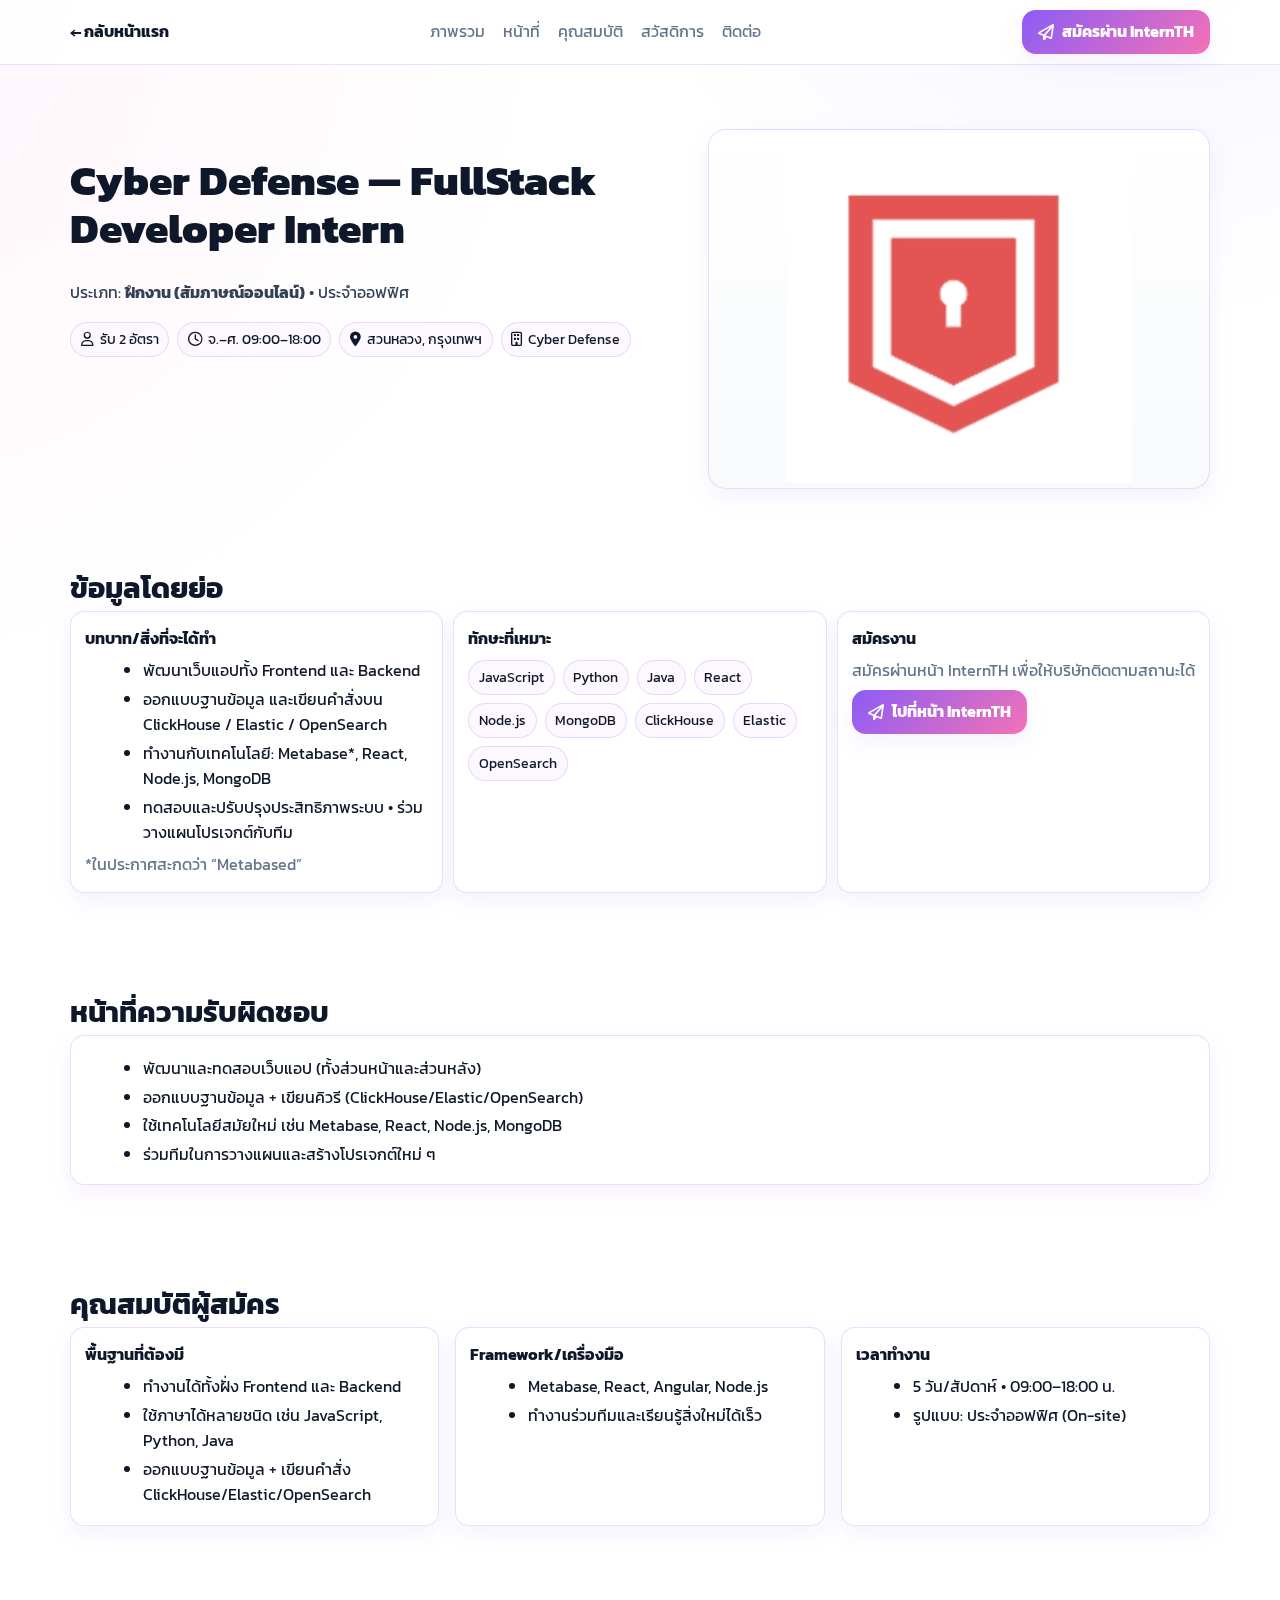
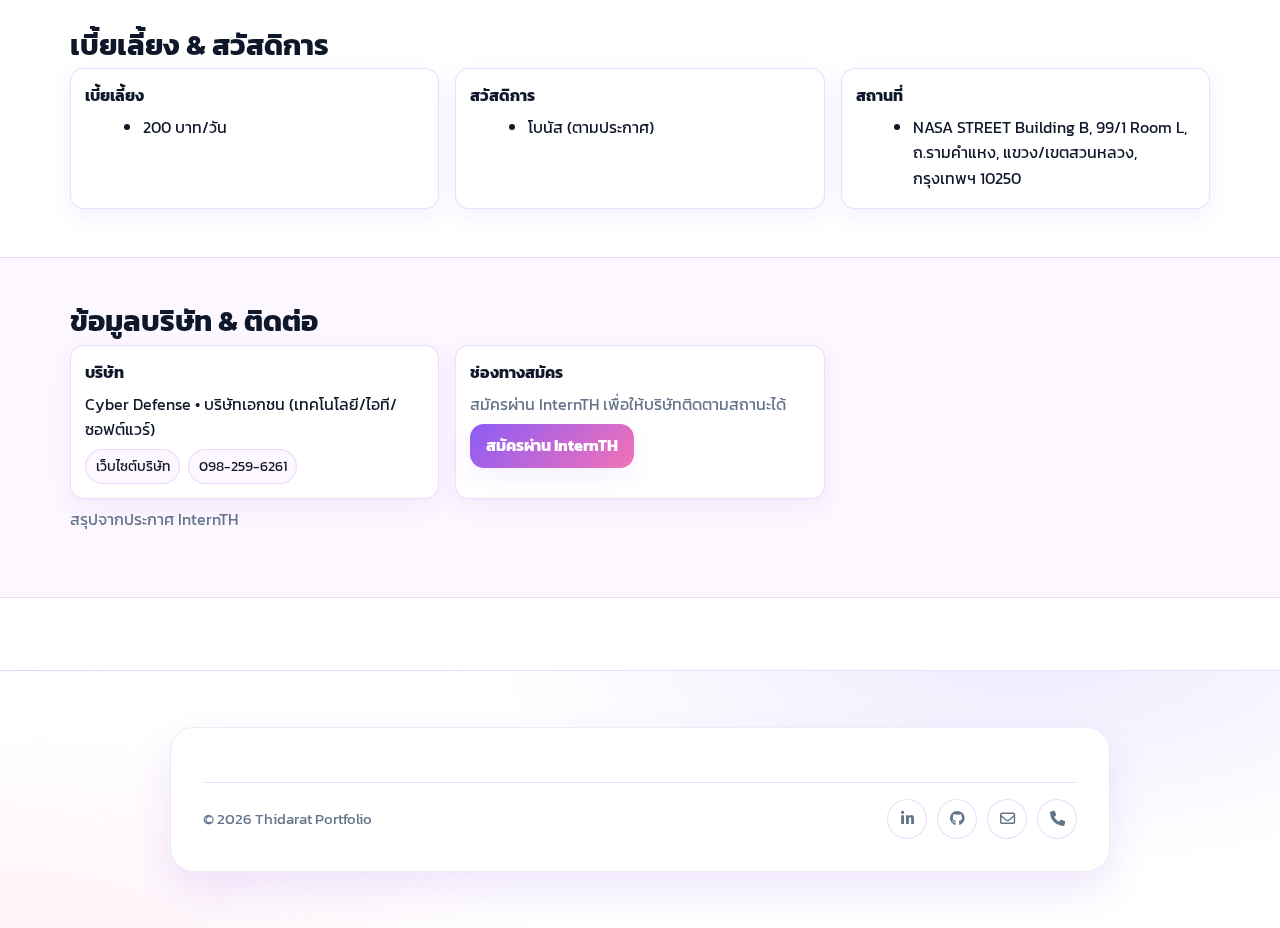
<file: company3.html>
<!DOCTYPE html>
<html lang="th">
<head>
  <meta charset="utf-8" />
  <meta name="viewport" content="width=device-width, initial-scale=1" />
  <title>Cyber Defense – FullStack Developer Intern | Thidarat Portfolio</title>
  <meta name="description" content="รายละเอียดฝึกงาน FullStack Developer ที่ Cyber Defense — เทคโนโลยี React, Node.js, MongoDB, ClickHouse/Elastic/OpenSearch พร้อมข้อมูลเวลางาน เบี้ยเลี้ยง และลิงก์สมัคร InternTH" />
  <link rel="preconnect" href="https://fonts.googleapis.com">
  <link rel="preconnect" href="https://fonts.gstatic.com" crossorigin>
  <link href="https://fonts.googleapis.com/css2?family=Kanit:wght@300;400;600;700&display=swap" rel="stylesheet">
  <link rel="stylesheet" href="https://cdnjs.cloudflare.com/ajax/libs/font-awesome/6.5.2/css/all.min.css" crossorigin="anonymous" referrerpolicy="no-referrer" />
  <style>
    :root{
      --bg:#ffffff; --bg-soft:#fdf7ff; --card:#ffffff;
      --text:#0f172a; --muted:#64748b;
      --brand:#a78bfa; --brand-2:#f9a8d4;
      --brand-strong-1:#8b5cf6; --brand-strong-2:#f472b6;
      --ring:rgba(124,58,237,.16);
      --shadow:0 8px 24px rgba(124,58,237,.08);
      --shadow-hover:0 14px 32px rgba(236,72,153,.16);
    }
    *{box-sizing:border-box}
    html{scroll-behavior:smooth}
    body{
      margin:0; font-family:'Kanit',system-ui,-apple-system,Segoe UI,Roboto,Ubuntu,"Helvetica Neue",Arial,sans-serif;
      color:var(--text);
      background:
        radial-gradient(60rem 60rem at 90% -10%, rgba(167,139,250,.14), transparent 60%),
        radial-gradient(70rem 70rem at -10% 0%, rgba(249,168,212,.12), transparent 60%),
        var(--bg);
      line-height:1.6;
    }
    a{color:inherit; text-decoration:none}
    img{max-width:100%; display:block}
    .container{max-width:1180px; margin-inline:auto; padding:0 20px}

    /* Header */
    .site-header{position:sticky; top:0; z-index:60; backdrop-filter:saturate(140%) blur(8px); background:rgba(255,255,255,.9); border-bottom:1px solid var(--ring)}
    .nav{display:flex; align-items:center; justify-content:space-between; height:64px}
    .brand{font-weight:700}
    .nav-links{display:flex; gap:18px}
    .nav-links a{color:var(--muted)}
    .nav-links a:hover{color:var(--brand-strong-1)}
    .cta{display:inline-flex; align-items:center; gap:.5rem; padding:.6rem 1rem; border:1px solid var(--ring); border-radius:14px; background:#fff; font-weight:700; box-shadow:var(--shadow)}
    .cta.primary{background:linear-gradient(135deg,var(--brand-strong-1),var(--brand-strong-2)); color:#fff; border:none}

    /* Hamburger (mobile) */
    .hamburger{display:none; width:42px; height:42px; border-radius:10px; border:1px solid var(--ring); background:#fff; align-items:center; justify-content:center; cursor:pointer; box-shadow:var(--shadow)}
    .hamburger .lines{position:relative; width:22px; height:2px; background:var(--text); transition:transform .25s ease, background .25s ease}
    .hamburger .lines::before,.hamburger .lines::after{content:""; position:absolute; left:0; width:22px; height:2px; background:var(--text); transition:transform .25s ease, opacity .2s ease, top .25s ease, bottom .25s ease}
    .hamburger .lines::before{top:-7px}
    .hamburger .lines::after{bottom:-7px}
    .hamburger[aria-expanded="true"] .lines{background:transparent}
    .hamburger[aria-expanded="true"] .lines::before{top:0; transform:rotate(45deg)}
    .hamburger[aria-expanded="true"] .lines::after{bottom:0; transform:rotate(-45deg)}
    .backdrop{position:fixed; inset:0; background:rgba(2,6,23,.35); opacity:0; pointer-events:none; transition:opacity .25s ease; z-index:55}
    .backdrop.active{opacity:1; pointer-events:auto}
    .mobile-panel{position:fixed; top:64px; right:14px; width:min(88vw,320px); border:1px solid var(--ring); border-radius:16px; background:#fff; transform:translateY(-12px) scale(.98); opacity:0; pointer-events:none; transition:transform .25s ease, opacity .25s ease; z-index:70; box-shadow:var(--shadow-hover)}
    .mobile-panel.active{transform:translateY(0) scale(1); opacity:1; pointer-events:auto}
    .mobile-panel .panel-inner{padding:12px}
    .mobile-panel nav{display:flex; flex-direction:column}
    .mobile-panel nav a{padding:10px 12px; border-radius:10px}
    .mobile-panel nav a:hover{background:#f8f5ff}
    .panel-actions{display:flex; gap:10px; padding:10px 12px 12px; border-top:1px solid var(--ring)}
    .no-scroll{overflow:hidden}
    @media(min-width:960px){.hamburger{display:none}.mobile-panel,.backdrop{display:none}}
    @media(max-width:959.98px){.nav-links,.nav-actions{display:none}.hamburger{display:inline-flex}}

    /* Hero */
    .hero{padding:64px 0 28px}
    .grid{display:grid; gap:24px}
    @media(min-width:960px){.grid-2{grid-template-columns:1.1fr .9fr}}
    .headline{font-size:clamp(1.8rem,4vw,2.6rem); line-height:1.15; font-weight:800}
    .lead{color:#334155}

    /* ภาพพอดีกรอบ */
    .preview{border:1px solid var(--ring); border-radius:18px; padding:6px; background:linear-gradient(180deg,#fff,#f8fafc); box-shadow:var(--shadow); height:clamp(220px,32vw,360px); display:flex; align-items:center; justify-content:center}
    .preview img{border-radius:12px; width:100%; height:100%; object-fit:contain}

    /* Sections / cards */
    section{padding:48px 0}
    .section-head{display:flex; align-items:end; justify-content:space-between; gap:16px}
    .section-head h2{margin:0; font-size:clamp(1.3rem,3vw,1.8rem)}
    .muted{color:var(--muted)}
    .cards{display:grid; gap:16px}
    @media(min-width:780px){.cards{grid-template-columns:repeat(3,1fr)}}
    .card{background:#fff; border:1px solid var(--ring); border-radius:14px; padding:14px; box-shadow:var(--shadow)}
    .facts{display:grid; gap:10px}
    @media(min-width:900px){.facts{grid-template-columns:repeat(3,1fr)}}
    .pill{display:inline-flex; align-items:center; gap:6px; padding:.32rem .6rem; border:1px solid var(--ring); border-radius:999px; background:#fdf7ff; font-size:.9rem}
    .list{margin:.4rem 0 0 1.1rem}
    .list li{margin:.18rem 0}

    .apply-bar{
      position:fixed; left:0; right:0; bottom:0; z-index:50;
      background:rgba(255,255,255,.95); border-top:1px solid var(--ring);
      display:none; justify-content:space-between; align-items:center; gap:10px; padding:10px 16px;
      backdrop-filter:blur(6px);
    }
    .apply-bar .cta{box-shadow:none}
    @media(max-width:959.98px){ .apply-bar{display:flex} }

    /* === Contact + Footer (Unified) === */
.site-footer{
    margin-top:64px;
    background: linear-gradient(180deg, rgba(167,139,250,.08), rgba(249,168,212,.08));
    border-top:1px solid var(--ring);
    color:var(--text);
  }
  .footer-top{ padding:48px 0; }
  .footer-grid{ display:grid; gap:20px; }
  @media (min-width:900px){
    .footer-grid{ grid-template-columns:1.2fr 1fr 1fr; }
  }
  .footer-title{ margin:0 0 10px; font-size:clamp(1.2rem,2.5vw,1.6rem); font-weight:800; }
  .footer-text{ color:var(--muted); margin:.2rem 0 1rem; }
  
  .contact-chips{
    display:grid; gap:10px;
    grid-template-columns:1fr;
  }
  @media (min-width:600px){
    .contact-chips{ grid-template-columns:repeat(2,1fr); }
  }
  .contact-chip{
    display:flex; align-items:center; gap:10px;
    padding:12px 14px; border:1px solid #e5e7eb;
    border-radius:12px; background:#fff; box-shadow:var(--shadow);
    color:inherit; text-decoration:none;
  }
  .contact-chip:hover{ box-shadow:var(--shadow-hover); border-color:var(--brand); }
  
  .footer-links, .footer-social{ display:flex; gap:10px; flex-wrap:wrap; }
  .footer-links a{
    display:inline-block; padding:.45rem .75rem;
    border:1px solid var(--ring); border-radius:999px; background:#fff;
    color:inherit; text-decoration:none; box-shadow:var(--shadow);
  }
  .footer-links a:hover{ box-shadow:var(--shadow-hover); border-color:var(--brand); }
  
  .social-btn{
    width:44px; height:44px; display:inline-flex; align-items:center; justify-content:center;
    border:1px solid var(--ring); border-radius:50%; background:#fff; box-shadow:var(--shadow);
    font-size:1.1rem; color:inherit; text-decoration:none;
  }
  .social-btn:hover{ box-shadow:var(--shadow-hover); border-color:var(--brand); }
  
  .footer-bottom{
    border-top:1px solid var(--ring);
    padding:14px 0; color:var(--muted);
  }
  .footer-bottom .row{
    display:flex; align-items:center; justify-content:space-between; gap:10px; flex-wrap:wrap;
  }
  .footer-bottom .mini-links{ display:flex; gap:14px; flex-wrap:wrap; }
  .footer-bottom .mini-links a{ color:var(--muted); text-decoration:none; }
  .footer-bottom .mini-links a:hover{ color:var(--brand-strong-1); }
  
  .to-top{
    display:inline-flex; align-items:center; gap:.4rem; text-decoration:none; font-weight:600;
    color:var(--brand-strong-1);
  }
  .to-top i{ transform:translateY(0); transition:transform .2s ease; }
  .to-top:hover i{ transform:translateY(-2px); }
  
  /* === Contact + Footer (minimal & pastel) === */
  .contact-footer{
    margin-top:72px;
    background:
      radial-gradient(900px 380px at 80% -10%, rgba(167,139,250,.18), transparent 60%),
      radial-gradient(900px 380px at 0% 110%, rgba(249,168,212,.16), transparent 60%),
      var(--bg);
    border-top:1px solid var(--ring);
  }
  .c-wrap{max-width:980px; margin:0 auto; padding:56px 20px;}
  .c-card{
    background:#fff;
    border:1px solid #eceef3;
    border-radius:24px;
    padding:32px;
    box-shadow:0 18px 40px rgba(124,58,237,.12);
  }
  .c-title{margin:0; font-weight:800; font-size:clamp(1.5rem,2.6vw,2rem);}
  .c-sub{color:var(--muted); margin:.45rem 0 1.2rem;}
  
  .c-actions{display:flex; gap:10px; flex-wrap:wrap; margin-bottom:10px;}
  .btnx{
    display:inline-flex; align-items:center; gap:.55rem;
    padding:.75rem 1.05rem; border-radius:12px; font-weight:700;
    text-decoration:none; border:1px solid var(--ring); background:#fff; color:var(--text);
    transition:.2s transform, .2s box-shadow, .2s border-color;
  }
  .btnx.primary{
    border:none; color:#fff;
    background:linear-gradient(135deg,var(--brand-strong-1),var(--brand-strong-2));
  }
  .btnx:hover{transform:translateY(-1px); box-shadow:var(--shadow-hover); border-color:var(--brand);}
  
  .c-links{display:flex; gap:8px; flex-wrap:wrap; margin-top:10px;}
  .c-link{
    padding:.45rem .8rem; border-radius:999px; border:1px solid var(--ring);
    background:#fff; text-decoration:none; color:var(--text); font-size:.95rem;
  }
  .c-link:hover{box-shadow:var(--shadow-hover); border-color:var(--brand);}
  
  .c-legal{
    margin-top:22px; padding-top:16px; border-top:1px solid var(--ring);
    display:flex; align-items:center; justify-content:space-between; gap:10px; flex-wrap:wrap;
    color:var(--muted); font-size:.95rem;
  }
  .c-social{display:flex; gap:10px;}
  .iconbtn{
    width:40px; height:40px; display:inline-flex; align-items:center; justify-content:center;
    border-radius:50%; background:#fff; border:1px solid var(--ring);
    text-decoration:none; color:inherit;
    transition:.2s box-shadow, .2s border-color, .2s transform;
  }
  
  </style>
</head>
<body>
  <!-- Backdrop for mobile menu -->
  <div class="backdrop" id="backdrop" hidden></div>

  <!-- Header -->
  <header class="site-header">
    <div class="container nav">
      <a class="brand" href="index.html">← กลับหน้าแรก</a>
      <nav class="nav-links" aria-label="Primary">
        <a href="#overview">ภาพรวม</a>
        <a href="#responsibilities">หน้าที่</a>
        <a href="#requirements">คุณสมบัติ</a>
        <a href="#benefits">สวัสดิการ</a>
        <a href="#contact">ติดต่อ</a>
      </nav>
      <div class="nav-actions">
        <a class="cta primary" href="https://internth.com/job/8393" target="_blank" rel="noopener">
          <i class="fa-regular fa-paper-plane"></i> สมัครผ่าน InternTH
        </a>
      </div>
      <button type="button" class="hamburger" id="hamburger" aria-label="เปิดเมนู" aria-controls="mobilePanel" aria-expanded="false">
        <span class="lines" aria-hidden="true"></span>
      </button>
    </div>
  </header>

  <!-- Mobile panel -->
  <aside class="mobile-panel" id="mobilePanel" role="dialog" aria-modal="true" aria-label="เมนูนำทาง" hidden>
    <div class="panel-inner">
      <nav aria-label="Mobile primary">
        <a href="#overview">ภาพรวม</a>
        <a href="#responsibilities">หน้าที่</a>
        <a href="#requirements">คุณสมบัติ</a>
        <a href="#benefits">สวัสดิการ</a>
        <a href="#contact">ติดต่อ</a>
      </nav>
      <div class="panel-actions">
        <a class="cta primary" href="https://internth.com/job/8393" target="_blank" rel="noopener">สมัครผ่าน InternTH</a>
      </div>
    </div>
  </aside>

  <!-- Overview -->
  <section id="overview" class="hero">
    <div class="container grid grid-2">
      <div>
        <h1 class="headline">Cyber Defense — FullStack Developer Intern</h1>
        <p class="lead">
          ประเภท: <strong>ฝึกงาน (สัมภาษณ์ออนไลน์)</strong> • ประจำออฟฟิศ
        </p>
        <div style="display:flex; gap:8px; flex-wrap:wrap; margin-top:10px">
          <span class="pill"><i class="fa-regular fa-user"></i> รับ 2 อัตรา</span>
          <span class="pill"><i class="fa-regular fa-clock"></i> จ.–ศ. 09:00–18:00</span>
          <span class="pill"><i class="fa-solid fa-location-dot"></i> สวนหลวง, กรุงเทพฯ</span>
          <span class="pill"><i class="fa-regular fa-building"></i> Cyber Defense</span>
        </div>
      </div>
      <div>
        <div class="preview">
          <img src="../images/w3.webp" alt="Cyber Defense office/illustration">
        </div>
      </div>
    </div>
  </section>

  <!-- Job facts -->
  <section>
    <div class="container">
      <div class="section-head"><h2>ข้อมูลโดยย่อ</h2></div>
      <div class="facts">
        <div class="card">
          <strong>บทบาท/สิ่งที่จะได้ทำ</strong>
          <ul class="list">
            <li>พัฒนาเว็บแอปทั้ง Frontend และ Backend</li>
            <li>ออกแบบฐานข้อมูล และเขียนคำสั่งบน ClickHouse / Elastic / OpenSearch</li>
            <li>ทำงานกับเทคโนโลยี: Metabase*, React, Node.js, MongoDB</li>
            <li>ทดสอบและปรับปรุงประสิทธิภาพระบบ • ร่วมวางแผนโปรเจกต์กับทีม</li>
          </ul>
          <div class="muted" style="margin-top:.4rem">*ในประกาศสะกดว่า “Metabased”</div>
        </div>
        <div class="card">
          <strong>ทักษะที่เหมาะ</strong>
          <div style="display:flex; gap:8px; flex-wrap:wrap; margin-top:8px">
            <span class="pill">JavaScript</span><span class="pill">Python</span><span class="pill">Java</span>
            <span class="pill">React</span><span class="pill">Node.js</span><span class="pill">MongoDB</span>
            <span class="pill">ClickHouse</span><span class="pill">Elastic</span><span class="pill">OpenSearch</span>
          </div>
        </div>
        <div class="card">
          <strong>สมัครงาน</strong>
          <p class="muted" style="margin:.4rem 0 6px">สมัครผ่านหน้า InternTH เพื่อให้บริษัทติดตามสถานะได้</p>
          <a class="cta primary" href="https://internth.com/job/8393" target="_blank" rel="noopener">
            <i class="fa-regular fa-paper-plane"></i> ไปที่หน้า InternTH
          </a>
        </div>
      </div>
    </div>
  </section>

  <!-- Responsibilities -->
  <section id="responsibilities">
    <div class="container">
      <div class="section-head"><h2>หน้าที่ความรับผิดชอบ</h2></div>
      <div class="card">
        <ul class="list">
          <li>พัฒนาและทดสอบเว็บแอป (ทั้งส่วนหน้าและส่วนหลัง)</li>
          <li>ออกแบบฐานข้อมูล + เขียนคิวรี (ClickHouse/Elastic/OpenSearch)</li>
          <li>ใช้เทคโนโลยีสมัยใหม่ เช่น Metabase, React, Node.js, MongoDB</li>
          <li>ร่วมทีมในการวางแผนและสร้างโปรเจกต์ใหม่ ๆ</li>
        </ul>
      </div>
    </div>
  </section>

  <!-- Requirements -->
  <section id="requirements">
    <div class="container">
      <div class="section-head"><h2>คุณสมบัติผู้สมัคร</h2></div>
      <div class="cards">
        <div class="card">
          <strong>พื้นฐานที่ต้องมี</strong>
          <ul class="list">
            <li>ทำงานได้ทั้งฝั่ง Frontend และ Backend</li>
            <li>ใช้ภาษาได้หลายชนิด เช่น JavaScript, Python, Java</li>
            <li>ออกแบบฐานข้อมูล + เขียนคำสั่ง ClickHouse/Elastic/OpenSearch</li>
          </ul>
        </div>
        <div class="card">
          <strong>Framework/เครื่องมือ</strong>
          <ul class="list">
            <li>Metabase, React, Angular, Node.js</li>
            <li>ทำงานร่วมทีมและเรียนรู้สิ่งใหม่ได้เร็ว</li>
          </ul>
        </div>
        <div class="card">
          <strong>เวลาทำงาน</strong>
          <ul class="list">
            <li>5 วัน/สัปดาห์ • 09:00–18:00 น.</li>
            <li>รูปแบบ: ประจำออฟฟิศ (On-site)</li>
          </ul>
        </div>
      </div>
    </div>
  </section>

  <!-- Benefits -->
  <section id="benefits">
    <div class="container">
      <div class="section-head"><h2>เบี้ยเลี้ยง & สวัสดิการ</h2></div>
      <div class="cards">
        <div class="card">
          <strong>เบี้ยเลี้ยง</strong>
          <ul class="list">
            <li>200 บาท/วัน</li>
          </ul>
        </div>
        <div class="card">
          <strong>สวัสดิการ</strong>
          <ul class="list">
            <li>โบนัส (ตามประกาศ)</li>
          </ul>
        </div>
        <div class="card">
          <strong>สถานที่</strong>
          <ul class="list">
            <li>NASA STREET Building B, 99/1 Room L, ถ.รามคำแหง, แขวง/เขตสวนหลวง, กรุงเทพฯ 10250</li>
          </ul>
        </div>
      </div>
    </div>
  </section>

  <!-- Contact / Company info -->
  <section id="contact" style="padding-top:40px; padding-bottom:64px; background:var(--bg-soft); border-top:1px solid var(--ring); border-bottom:1px solid var(--ring)">
    <div class="container">
      <div class="section-head"><h2>ข้อมูลบริษัท & ติดต่อ</h2></div>
      <div class="cards">
        <div class="card">
          <strong>บริษัท</strong>
          <p style="margin:.4rem 0">Cyber Defense • บริษัทเอกชน (เทคโนโลยี/ไอที/ซอฟต์แวร์)</p>
          <div style="display:flex; gap:8px; flex-wrap:wrap; margin-top:6px">
            <a class="pill" href="https://cyberdefense.co.th" target="_blank" rel="noopener">เว็บไซต์บริษัท</a>
            <a class="pill" href="tel:+66982596261">098-259-6261</a>
          </div>
        </div>
        <div class="card">
          <strong>ช่องทางสมัคร</strong>
          <p class="muted" style="margin:.4rem 0">สมัครผ่าน InternTH เพื่อให้บริษัทติดตามสถานะได้</p>
          <a class="cta primary" href="https://internth.com/job/8393" target="_blank" rel="noopener">สมัครผ่าน InternTH</a>
        </div>
      </div>
      <div class="muted" style="margin-top:8px">สรุปจากประกาศ InternTH</div>
    </div>
  </section>

  <!-- Sticky apply (mobile) -->
  <div class="apply-bar">
    <div class="muted" style="font-weight:600">Cyber Defense – FullStack Dev Intern</div>
    <a class="cta primary" href="https://internth.com/job/8393" target="_blank" rel="noopener">สมัครผ่าน InternTH</a>
  </div>

  <!-- Footer -->
  <footer id="contact" class="contact-footer">
    <div class="c-wrap">
      <div class="c-card">
        <div class="c-legal">
          <div>© <span id="y"></span> Thidarat Portfolio</div>
          <div class="c-social">
            <a class="iconbtn" href="https://www.linkedin.com" target="_blank" rel="noopener" aria-label="LinkedIn">
              <i class="fa-brands fa-linkedin-in"></i>
            </a>
            <a class="iconbtn" href="https://github.com/treepalm3" target="_blank" rel="noopener" aria-label="GitHub">
              <i class="fa-brands fa-github"></i>
            </a>
            <a class="iconbtn" href="mailto:Thidarat.bu@ksu.ac.th" aria-label="Email">
              <i class="fa-regular fa-envelope"></i>
            </a>
            <a class="iconbtn" href="tel:+6698699901" aria-label="Phone">
              <i class="fa-solid fa-phone"></i>
            </a>
          </div>
        </div>
      </div>
    </div>
  </footer>

  <script>
    // year
    const yEl = document.getElementById('y'); if (yEl) yEl.textContent = new Date().getFullYear();

    // ===== Mobile menu logic =====
    const burger   = document.getElementById('hamburger');
    const panel    = document.getElementById('mobilePanel');
    const backdrop = document.getElementById('backdrop');
    if (burger && panel && backdrop){
      function openMenu(){
        burger.setAttribute('aria-expanded','true');
        panel.hidden = false; backdrop.hidden = false;
        requestAnimationFrame(()=>{ panel.classList.add('active'); backdrop.classList.add('active'); });
        document.body.classList.add('no-scroll');
      }
      function closeMenu(){
        burger.setAttribute('aria-expanded','false');
        panel.classList.remove('active'); backdrop.classList.remove('active');
        document.body.classList.remove('no-scroll');
        setTimeout(()=>{ panel.hidden = true; backdrop.hidden = true; }, 200);
      }
      function toggleMenu(){ (burger.getAttribute('aria-expanded') === 'true') ? closeMenu() : openMenu(); }
      burger.addEventListener('click', toggleMenu);
      backdrop.addEventListener('click', closeMenu);
      window.addEventListener('keydown', e => { if (e.key === 'Escape') closeMenu(); });
      panel.querySelectorAll('a').forEach(a => a.addEventListener('click', closeMenu));
      window.addEventListener('resize', () => {
        if (window.innerWidth >= 960 && burger.getAttribute('aria-expanded') === 'true') closeMenu();
      });
    }
  </script>
</body>
</html>
</file>
